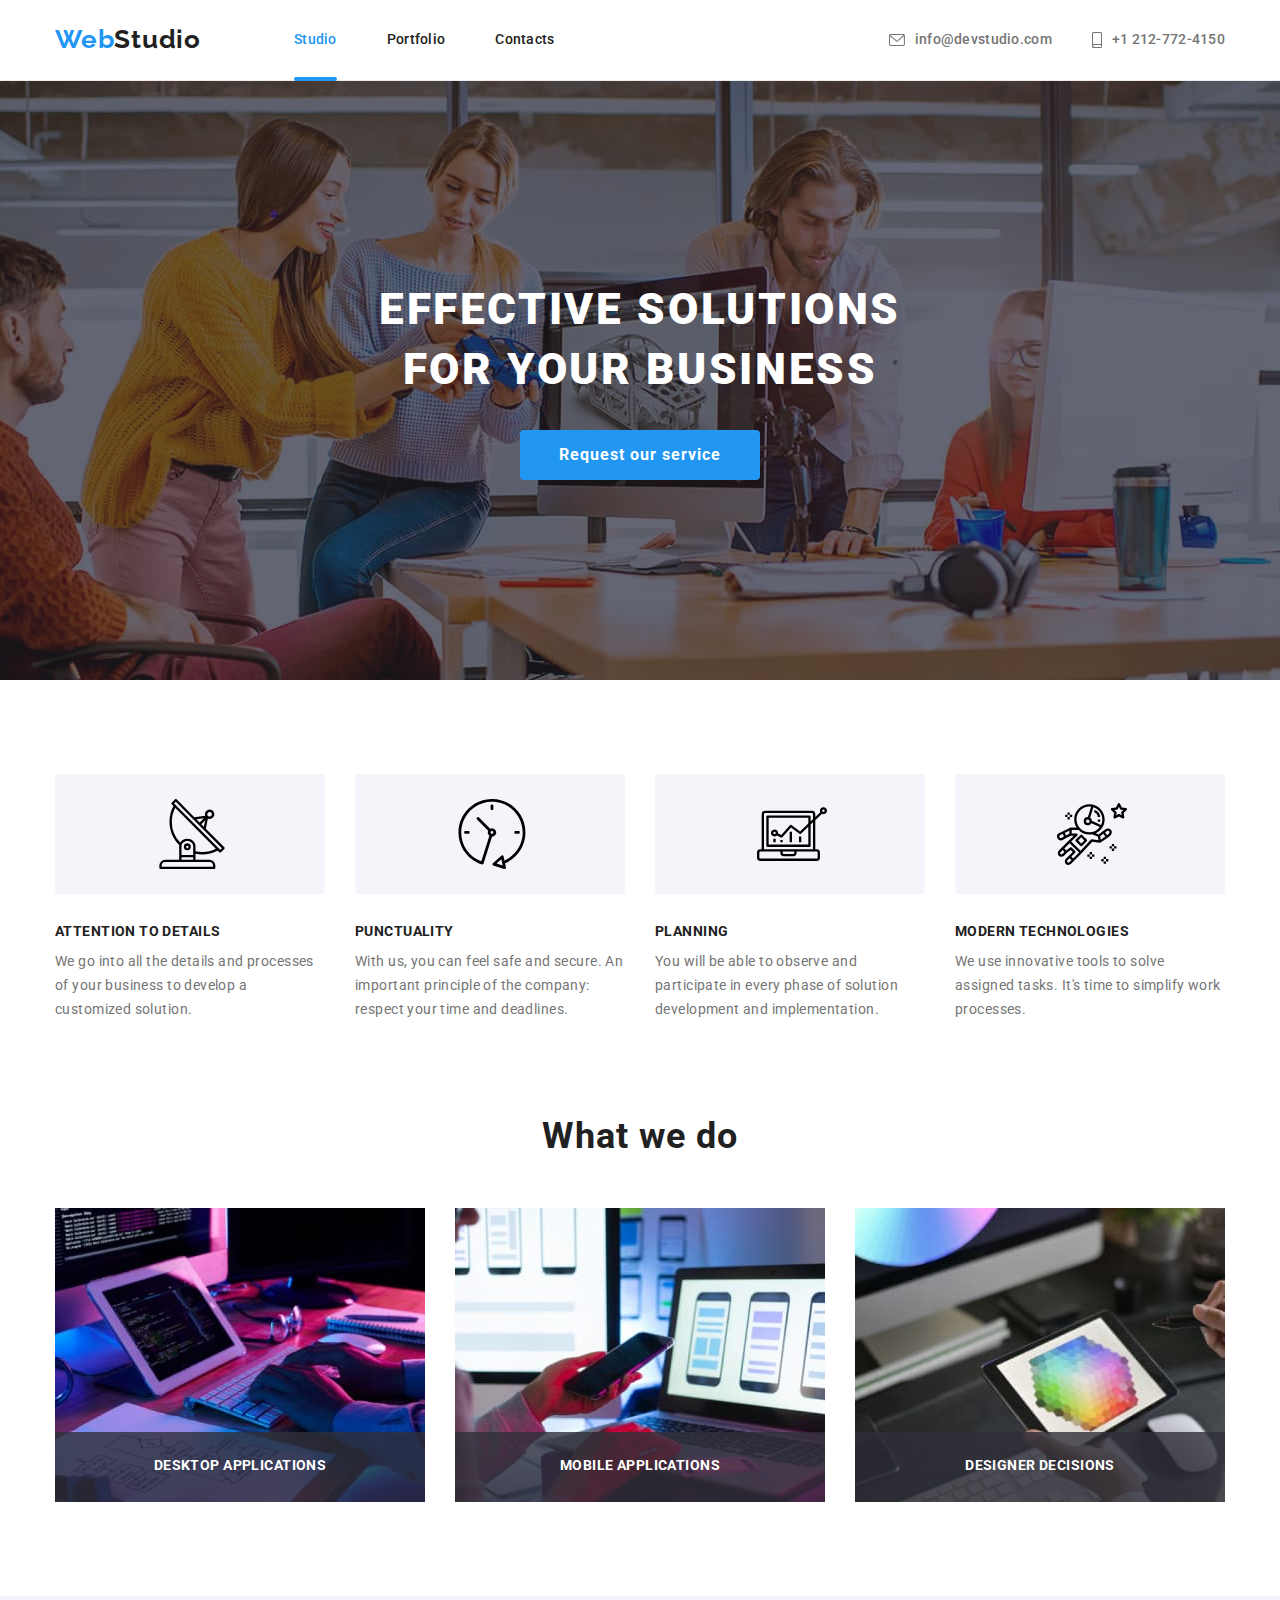
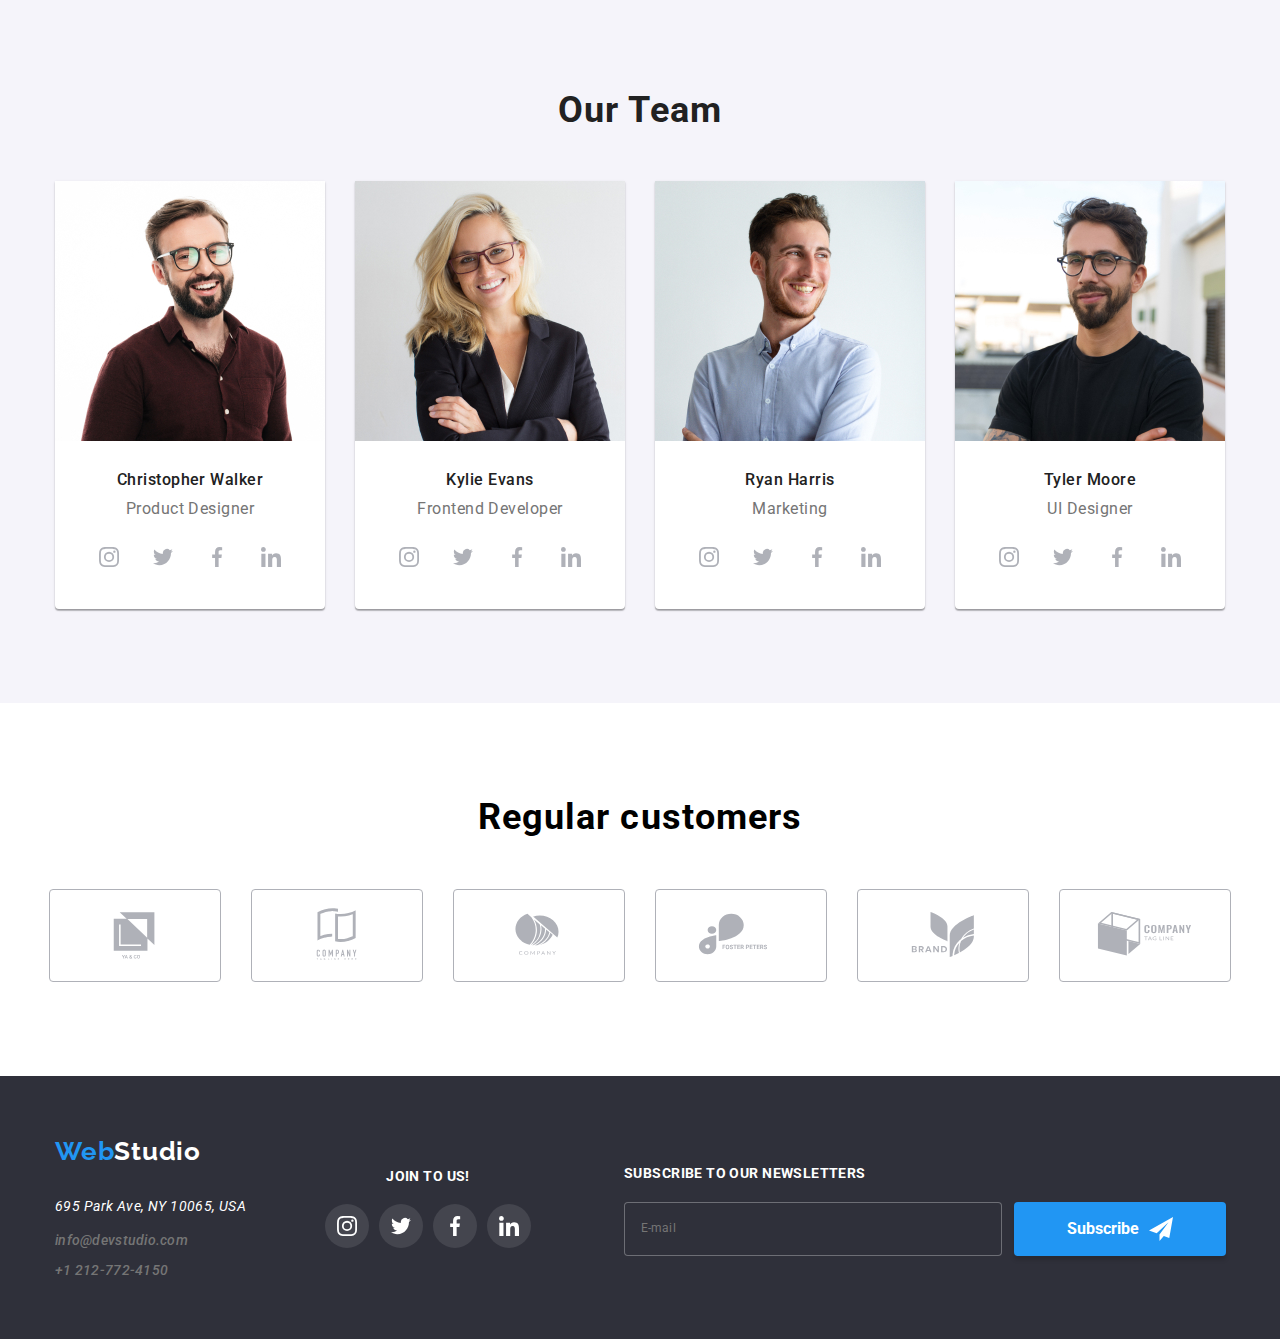
<file: index.html>
<!DOCTYPE html>
<html lang="en">
<head>
    <meta charset="UTF-8">
    <meta http-equiv="X-UA-Compatible" content="IE=edge">
    <meta name="viewport" content="width=device-width, initial-scale=1.0">
    <title>WebStudio</title>

    <link rel="preconnect" href="https://fonts.googleapis.com">
    <link rel="preconnect" href="https://fonts.gstatic.com" crossorigin>
    <link href="https://fonts.googleapis.com/css2?family=Raleway:wght@700&family=Roboto:wght@400;500;700;900&display=swap"
    rel="stylesheet">

    <link rel="stylesheet" href="https://cdnjs.cloudflare.com/ajax/libs/modern-normalize/1.1.0/modern-normalize.min.css">
        <link rel="stylesheet" href="./css/main.min.css">
</head>
<body class="page">
    <!--Хедер-->
    <header class="header">
        <div class="container hat-container">
            <a class="header__logo" href="./index.html">
                <span class="header__accent">Web</span>Studio </a>
            <nav>
                    <button class="menu__button js-open-menu" type="button" aria-expanded="false" aria-controls="mobile-menu">
                        <svg width="40px" height="40px" aria-label="menu switcher">
                            <use class="icon__menu" href="./images/svg/symbol-defs-1.svg#icon-menu"></use>
                        </svg>
                    </button>
                    <div class="menu__container js-menu-container" id="mobile-menu">
                        <button class="menu__button js-close-menu" type="button">
                            <svg width="40px" height="40px" aria-label="menu switcher">
                                <use class="icon__close" href="./images/svg/symbol-defs-1.svg#icon-close"></use>
                            </svg>
                        </button>
                        <div class="navigation__menu">
                            <ul class="navigation">
                                <li class="navigation__item navigation__item--currentlink">
                                    <a class="navigation__link navigation__link--current" href="./index.html"> Studio </a>
                                </li>
                                <li class="navigation__item">
                                    <a class="navigation__link " href="./portfolio.html"> Portfolio </a>
                                </li>
                                <li class="navigation__item">
                                    <a class="navigation__link " href="./index.html"> Contacts </a>
                                </li>
                            </ul>
                        </div>
                        <div class="contacts__menu">
                            <ul class="contacts">
                                <li class="contacts__item">
                                    <a class="contacts__link" href="tel:+12127724150">
                                        +1 212-772-4150
                                    </a>
                                </li>
                                <li class="contacts__item">
                                    <a class="contacts__link" href="mailto:info@devstudio.com">
                                        info@devstudio.com
                                    </a>
                                </li>
                            </ul>
                        </div>
                        <div class="links">
                            <ul class="links__menu">
                                <li class="links__item">
                                    <a class="links__link" href="https://www.instagram.com/">Instagram<span class="links__wall">|</span></a>
                                </li>
                                <li class="links__item">
                                    <a class="links__link" href="https://twitter.com/">Twitter<span class="links__wall">|</span></a>
                                </li>
                                <li class="links__item">
                                    <a class="links__link" href="https://www.facebook.com/">Facebook<span class="links__wall">|</span></a>
                                </li>
                                <li class="links__item">
                                    <a class="links__link" href="https://www.linkedin.com/">LinkedIn</a>
                                </li>
                            </ul>
                        </div>
                    </div>
            <ul class="navigation">
                <li class="navigation__item navigation__item--currentlink">
                    <a class="navigation__link navigation__link--current" href="./index.html"> Studio </a>
                </li>
                <li class="navigation__item">
                    <a class="navigation__link " href="./portfolio.html"> Portfolio </a>
                </li>
                <li class="navigation__item">
                    <a class="navigation__link " href="./index.html"> Contacts </a>
                </li>
            </ul>
        </nav>
        
        <ul class="contacts">
            <li class="contacts__item">
                <a class="contacts__link" href="mailto:info@devstudio.com">
                    <svg class="contacts__icon" width="16px" height="12px">
                        <use href="./images/svg/symbol-defs-1.svg#icon-mail-icon"></use>
                    </svg> 
                    info@devstudio.com
                 </a>
            </li>
            <li class="contacts__item">
                <a class="contacts__link" href="tel:+12127724150">
                    <svg class="contacts__icon" width="10px" height="16px">
                        <use href="./images/svg/symbol-defs-1.svg#icon-smartphone-icon"></use>
                    </svg>
                    +1 212-772-4150
                </a>
            </li>
        </ul>
        </div>
    </header>
    <!--Секция 1 Инфо о деятельности-->
    <main>
<div class="background">
    <div class="container hero-container">
        <!-- <section class="section"> -->
            <h1 class="background__title">
                EFFECTIVE SOLUTIONS <br>FOR YOUR BUSINESS<br>
            </h1>
            <button class="background__button" type="button" data-modal-open > Request our service </button>

            <div class="backdrop is-hidden" data-modal >
                <div class="modal">
                    <button class="modal__button" type="button" aria-label="modal button" data-modal-close> 
                        <svg class="modal__close" width="11px" height="11px">
                            <use href="./images/svg/symbol-defs-1.svg#icon-close-button" ></use>
                        </svg>
                    </button>
                    <div>
                        <h2 class="modal__tittle">Leave your details, we will call you back</h2>
                        <form class="form">
                            <div class="form__field">
                                <label class="form__label" for="name">Name</label>
                                <input class="form__input" type="text" name="name" id="name">
                                <svg class="form__icon" width="18px" height="18px">
                                    <use href="./images/svg/symbol-defs-1.svg#icon-person-black"></use>
                                </svg>
                            </div>
                            <div class="form__field">
                                <label class="form__label" for="tel">Phone</label>
                                <input class="form__input" type="text" name="tel" id="tel">
                                <svg class="form__icon" width="18px" height="18px">
                                    <use href="./images/svg/symbol-defs-1.svg#icon-phone-black"></use>
                                </svg>
                            </div>  
                            <div class="form__field">
                                <label class="form__label" for="email">Email</label>
                                <input class="form__input" type="text" name="email" id="email">
                                <svg class="form__icon" width="18px" height="18px">
                                    <use href="./images/svg/symbol-defs-1.svg#icon-email-black"></use>
                                </svg>
                            </div>
                            <div class="form__field">
                                <label class="form__label" for="text-area">Leave your comment</label>
                                <textarea class="form__textarea" name="comment" id="text-area" placeholder="Enter the text"></textarea>
                            </div>
                            <div class="form__field">
                                <label class="form__label form__label--accept" for="checkbox">
                                    <input class="form__fakecheckbox" type="checkbox" name="checkbox" id="checkbox">
                                    <span class="form__checkbox">
                                    </span>
                                    I agree with the mailing and accept the
                                    <a class="form__link" href="./index.html" >Terms of agreement</a>
                                </label>
                            </div>
                            <div class="form__field form__field--accept">
                                <button class="form__submit" type="submit">Submit</button>
                            </div>
                        </form>
                    </div>
                </div>
            </div>
        <!-- </section> -->
    </div>
</div>
<div class="container">
    <section class="section">
        <h2 hidden>
            Особенности
        </h2>
        <ul class="specifications">
            <li class="specifications__item">
                <div class="specifications__container">
                    <svg class="specifications__icon" width="70px" height="70px">
                        <use href="./images/svg/symbol-defs-1.svg#icon-antenna"></use>
                    </svg>
                </div>
                <h3 class="specifications__title">ATTENTION TO DETAILS</h3>
                <p class="specifications__text">We go into all the details and processes of your business to develop a
                    customized solution.</p>
            </li>
            <li class="specifications__item">
                <div class="specifications__container">
                    <svg class="specifications__icon" width="70px" height="70px">
                        <use href="./images/svg/symbol-defs-1.svg#icon-clock"></use>
                    </svg>
                </div>
                <h3 class="specifications__title">PUNCTUALITY</h3>
                <p class="specifications__text">With us, you can feel safe and secure. An important principle of the company:
                    respect your time and deadlines.</p>
            </li>
            <li class="specifications__item">
                <div class="specifications__container">
                    <svg class="specifications__icon" width="70px" height="70px">
                        <use href="./images/svg/symbol-defs-1.svg#icon-diagram"></use>
                    </svg>
                </div>
                <h3 class="specifications__title">PLANNING</h3>
                <p class="specifications__text">You will be able to observe and participate in every phase of solution
                    development and implementation.</p>
            </li>
            <li class="specifications__item">
                <div class="specifications__container">
                    <svg class="specifications__icon" width="70px" height="70px">
                        <use href="./images/svg/symbol-defs-1.svg#icon-astronaut"></use>
                    </svg>
                </div>
                <h3 class="specifications__title">MODERN TECHNOLOGIES</h3>
                <p class="specifications__text">We use innovative tools to solve assigned tasks. It's time to simplify work
                    processes.</p>
            </li>
        </ul>
    </section>
</div>
        <!--Чем мы занимаемся-->
        <div class="container">
            <div class="photo">
            <h2 class="photo__title">What we do</h2>
            <ul class="images">
                <li class="images__item">
                    <div class="images__thumb">
                        <img srcset="./images/images-studia/photoone.jpeg 1x, 
                                     ./images/images-studia/photoone@2x.jpeg 2x" 
                                src="./images/images-studia/photoone.jpeg" alt="Человек работает за комп'ютером " width="370" height="294" />
                        <div class="images__container">
                            <p class="images__text">DESKTOP APPLICATIONS</p>
                        </div>
                    </div>
                </li>
                <li class="images__item">
                    <div class="images__thumb">
                        <img srcset="./images/images-studia/phototwo.jpeg 1x,
                                     ./images/images-studia/phototwo@2x.jpeg 2x" 
                                src="./images/images-studia/phototwo.jpeg" alt="Человек работает с телефоном" width="370" height="294" />
                        <div class="images__container">
                            <p class="images__text">MOBILE APPLICATIONS</p>
                        </div>
                    </div>
                </li>
                <li class="images__item">
                    <div class="images__thumb">
                        <img srcset="./images/images-studia/phototree.jpeg 1x, 
                                     ./images/images-studia/phototree@2x.jpeg 2x" 
                                src="./images/images-studia/phototree.jpeg" alt="Человек работает с планшетом" width="370" height="294" />
                        <div class="images__container">
                            <p class="images__text">DESIGNER DECISIONS</p>
                        </div>
                    </div>
                </li>
            </ul>
            </div>
        </div>

       <div class="team-container">
         <div class="container">
            <section class="section">
                <h2 class="ourteam">Our Team</h2>
                <ul class="team">
                    <li class="team__item">
                        <picture>
                            <source srcset="./images/images-studia/manone.jpeg 1x, ./images/images-studia/manone@2x.jpeg 2x"
                                media="(min-width: 1200px)">
                            <source srcset="./images/images-studia/manone-tablet.jpeg 1x, ./images/images-studia/manone-tablet@2x.jpeg 2x"
                                media="(min-width:767px)">
                            <source srcset="./images/images-studia/manone-mobile.jpeg 1x, ./images/images-studia/manone-mobile@2x.jpeg 2x"
                                media="(min-width:150px)">
                            <img class="team__photo" src="./images/images-studia/manone.jpeg" alt="Портрет мужчины 1"/>
                        </picture>
                        <h3 class="team__name">
                            Christopher Walker
                        </h3>
                        <p class="team__text">
                            Product Designer
                        </p>
                        <ul class="network">
                            <li class="network__item">
                                <a class="network__link" href="https://www.instagram.com" target="_blank" rel="noopener noreferrer">
                                    <svg class="network__icon" width="20px" height="20px">
                                        <use href="./images/svg/symbol-defs-1.svg#icon-instagram"></use>
                                    </svg>
                                </a>
                            </li>
                            <li class="network__item">
                                <a class="network__link" href="https://twitter.com/" target="_blank" rel="noopener noreferrer">
                                    <svg class="network__icon" width="20px" height="20px">
                                        <use href="./images/svg/symbol-defs-1.svg#icon-twitter"></use>
                                    </svg>
                                </a>
                            </li>
                            <li class="network__item">
                                <a class="network__link" href="https://www.facebook.com/" target="_blank" rel="noopener noreferrer">
                                    <svg class="network__icon" width="20px" height="20px">
                                        <use href="./images/svg/symbol-defs-1.svg#icon-facebook"></use>
                                    </svg>
                                </a>
                            </li>
                            <li class="network__item">
                                <a class="network__link" href="https://www.linkedin.com/" target="_blank" rel="noopener noreferrer">
                                    <svg class="network__icon" width="20px" height="20px">
                                        <use href="./images/svg/symbol-defs-1.svg#icon-linkedin"></use>
                                    </svg>
                                </a>
                            </li>
                        </ul>
                    </li>
                    <li class="team__item">
                        <picture>
                            <source srcset="./images/images-studia/womanone.jpeg 1x, ./images/images-studia/womanone@2x.jpeg 2x"
                                media="(min-width: 1200px)">
                            <source srcset="./images/images-studia/womanone-tablet.jpeg 1x, ./images/images-studia/womanone-tablet@2x.jpeg 2x"
                                media="(min-width:767px)">
                            <source srcset="./images/images-studia/womanone-mobile.jpeg 1x, ./images/images-studia/womanone-mobile@2x.jpeg 2x"
                                media="(min-width:150px)">
                            <img class="team__photo" src="./images/images-studia/womanone.jpeg" alt="Портрет женщины 1"/>
                        </picture>
                        <h3 class="team__name">
                            Kylie Evans
                        </h3>
                        <p class="team__text">
                            Frontend Developer
                        </p>
                        <ul class="network">
                            <li class="network__item">
                                <a class="network__link" href="https://www.instagram.com" target="_blank" rel="noopener noreferrer">
                                    <svg class="network__icon" width="20px" height="20px">
                                        <use href="./images/svg/symbol-defs-1.svg#icon-instagram"></use>
                                    </svg>
                                </a>
                            </li>
                            <li class="network__item">
                                <a class="network__link" href="https://twitter.com/" target="_blank" rel="noopener noreferrer">
                                    <svg class="network__icon" width="20px" height="20px">
                                        <use href="./images/svg/symbol-defs-1.svg#icon-twitter"></use>
                                    </svg>
                                </a>
                            </li>
                            <li class="network__item">
                                <a class="network__link" href="https://www.facebook.com/" target="_blank" rel="noopener noreferrer">
                                    <svg class="network__icon" width="20px" height="20px">
                                        <use href="./images/svg/symbol-defs-1.svg#icon-facebook"></use>
                                    </svg>
                                </a>
                            </li>
                            <li class="network__item">
                                <a class="network__link" href="https://www.linkedin.com/" target="_blank" rel="noopener noreferrer">
                                    <svg class="network__icon" width="20px" height="20px">
                                        <use href="./images/svg/symbol-defs-1.svg#icon-linkedin"></use>
                                    </svg>
                                </a>
                            </li>
                        </ul>
                    </li>
                    <li class="team__item">
                        <picture>
                            <source srcset="./images/images-studia/mantwo.jpeg 1x, ./images/images-studia/mantwo@2x.jpeg 2x"
                                media="(min-width: 1200px)">
                            <source srcset="./images/images-studia/mantwo-tablet.jpeg 1x, ./images/images-studia/mantwo-tablet@2x.jpeg 2x"
                                media="(min-width:767px)">
                            <source srcset="./images/images-studia/mantwo-mobile.jpeg 1x, ./images/images-studia/mantwo-mobile@2x.jpeg 2x"
                                media="(min-width:150px)">
                            <img class="team__photo" src="./images/images-studia/mantwo.jpeg" alt="Портрет мужчины 2"/>
                        </picture>
                        <h3 class="team__name">
                            Ryan Harris
                        </h3>
                        <p class="team__text">
                            Marketing
                        </p>
                        <ul class="network">
                            <li class="network__item">
                                <a class="network__link" href="https://www.instagram.com" target="_blank" rel="noopener noreferrer">
                                    <svg class="network__icon" width="20px" height="20px">
                                        <use href="./images/svg/symbol-defs-1.svg#icon-instagram"></use>
                                    </svg>
                                </a>
                            </li>
                            <li class="network__item">
                                <a class="network__link" href="https://twitter.com/" target="_blank" rel="noopener noreferrer">
                                    <svg class="network__icon" width="20px" height="20px">
                                        <use href="./images/svg/symbol-defs-1.svg#icon-twitter"></use>
                                    </svg>
                                </a>
                            </li>
                            <li class="network__item">
                                <a class="network__link" href="https://www.facebook.com/" target="_blank" rel="noopener noreferrer">
                                    <svg class="network__icon" width="20px" height="20px">
                                        <use href="./images/svg/symbol-defs-1.svg#icon-facebook"></use>
                                    </svg>
                                </a>
                            </li>
                            <li class="network__item">
                                <a class="network__link" href="https://www.linkedin.com/" target="_blank" rel="noopener noreferrer">
                                    <svg class="network__icon" width="20px" height="20px">
                                        <use href="./images/svg/symbol-defs-1.svg#icon-linkedin"></use>
                                    </svg>
                                </a>
                            </li>
                        </ul>
                    </li>   
                    <li class="team__item">
                        <picture>
                            <source srcset="./images/images-studia/mantree.jpeg 1x, ./images/images-studia/mantree@2x.jpeg 2x"
                                media="(min-width: 1200px)">
                            <source srcset="./images/images-studia/mantree-tablet.jpeg 1x, ./images/images-studia/mantree-tablet@2x.jpeg 2x"
                                media="(min-width:767px)">
                            <source srcset="./images/images-studia/mantree-mobile.jpeg 1x, ./images/images-studia/mantree-mobile@2x.jpeg 2x"
                                media="(min-width:150px)">
                            <img class="team__photo" src="./images/images-studia/mantree.jpeg" alt="Портрет мужчины 1"/>
                        </picture>
                        <h3 class="team__name">
                            Tyler Moore
                        </h3>
                        <p class="team__text">
                            UI Designer
                        </p>
                        <ul class="network">
                            <li class="network__item">
                                <a class="network__link" href="https://www.instagram.com" target="_blank" rel="noopener noreferrer">
                                    <svg class="network__icon" width="20px" height="20px">
                                        <use href="./images/svg/symbol-defs-1.svg#icon-instagram"></use>
                                    </svg>
                                </a>
                            </li>
                            <li class="network__item">
                                <a class="network__link" href="https://twitter.com/" target="_blank" rel="noopener noreferrer">
                                    <svg class="network__icon" width="20px" height="20px">
                                        <use href="./images/svg/symbol-defs-1.svg#icon-twitter"></use>
                                    </svg>
                                </a>
                            </li>
                            <li class="network__item">
                                <a class="network__link" href="https://www.facebook.com/" target="_blank" rel="noopener noreferrer">
                                    <svg class="network__icon" width="20px" height="20px">
                                        <use href="./images/svg/symbol-defs-1.svg#icon-facebook"></use>
                                    </svg>
                                </a>
                            </li>
                            <li class="network__item">
                                <a class="network__link" href="https://www.linkedin.com/" target="_blank" rel="noopener noreferrer">
                                    <svg class="network__icon" width="20px" height="20px">
                                        <use href="./images/svg/symbol-defs-1.svg#icon-linkedin"></use>
                                    </svg>
                                </a>
                            </li>
                        </ul>
                    </li>
                </ul>
            </section>
        </div>
       </div>
       <div class="container">
        <section class="section">
            <div class="customers">
                <h2 class="customers__title">Regular customers</h2>
                <ul class="customers__list">
                    <li class="customers__item">
                        <a class="customers__link" href="./index.html" target="_blank" rel="noopener noreferrer">
                            <svg class="customers__icon" width="20px" height="20px">
                                <use href="./images/svg/symbol-defs-1.svg#icon-logoone"></use>
                            </svg>
                        </a>
                    </li>
                    <li class="customers__item">
                        <a class="customers__link" href="./index.html" target="_blank" rel="noopener noreferrer">
                            <svg class="customers__icon" width="20px" height="20px">
                                <use href="./images/svg/symbol-defs-1.svg#icon-logotwo"></use>
                            </svg>
                        </a>
                    </li>
                    <li class="customers__item">
                        <a class="customers__link" href="./index.html" target="_blank" rel="noopener noreferrer">
                            <svg class="customers__icon" width="20px" height="20px">
                                <use href="./images/svg/symbol-defs-1.svg#icon-logothree"></use>
                            </svg>
                        </a>
                    </li>
                    <li class="customers__item">
                        <a class="customers__link" href="./index.html" target="_blank" rel="noopener noreferrer">
                            <svg class="customers__icon" width="20px" height="20px">
                                <use href="./images/svg/symbol-defs-1.svg#icon-logofour"></use>
                            </svg>
                        </a>
                    </li>
                    <li class="customers__item">
                        <a class="customers__link" href="./index.html" target="_blank" rel="noopener noreferrer">
                            <svg class="customers__icon" width="20px" height="20px">
                                <use href="./images/svg/symbol-defs-1.svg#icon-logofive"></use>
                            </svg>
                        </a>
                    </li>
                    <li class="customers__item">
                        <a class="customers__link" href="./index.html" target="_blank" rel="noopener noreferrer">
                            <svg class="customers__icon" width="20px" height="20px">
                                <use href="./images/svg/symbol-defs-1.svg#icon-logosix"></use>
                            </svg>
                        </a>
                    </li>
                </ul>
            </div>
        </section>
       </div>
 
    </main>
    <footer class="footer">
     <div class="container">
        <div class="footer__container">
            <div class="footer-tablet">
            <div class="footer__info">
            <a class="footer__logo" href="index.html" target="_self"> <span class="accent">Web</span><span class="footer__second footer__second--white">Studio</span>
        </a>
        <address>
            <ul class="address">
                <li class="address__item">
                    <a class="address__link"
                    href="https://www.google.com/maps/place/695+Park+Ave,+New+York,+NY+10065,+%D0%A1%D0%A8%D0%90/@40.7688994,-73.9672143,17z/data=!3m1!4b1!4m5!3m4!1s0x89c258ebe8836e8f:0xa007c44e7c4aa0eb!8m2!3d40.7688994!4d-73.9650256"
                    target="_blank">695 Park Ave, NY 10065, USA</a>
                </li>
                <li class="address__item">
                    <a class="address__info" href="mailto:info@devstudio.com"> info@devstudio.com </a>
                </li>
                <li class="address__item">
                    <a class="address__info" href="tel:+12127724150">+1 212-772-4150</a>
                </li>            
            </ul>
        </address>
        </div>
            <div class="join">
            <h3 class="join__title">JOIN TO US!</h3>
            <ul class="network">
                <li class="network__item">
                    <a class="network__link network__link--gray" href="https://www.instagram.com" target="_blank" rel="noopener noreferrer">
                        <svg class="network__icon network__icon--footer" width="20px" height="20px">
                            <use href="./images/svg/symbol-defs-1.svg#icon-instagram"></use>
                        </svg>
                    </a>
                </li>
                <li class="network__item">
                    <a class="network__link network__link--gray" href="https://twitter.com/" target="_blank" rel="noopener noreferrer">
                        <svg class="network__icon network__icon--footer" width="20px" height="20px">
                            <use href="./images/svg/symbol-defs-1.svg#icon-twitter"></use>
                        </svg>
                    </a>
                </li>
                <li class="network__item">
                    <a class="network__link network__link--gray" href="https://www.facebook.com/" target="_blank" rel="noopener noreferrer">
                        <svg class="network__icon network__icon--footer" width="20px" height="20px">
                            <use href="./images/svg/symbol-defs-1.svg#icon-facebook"></use>
                        </svg>
                    </a>
                </li>
                <li class="network__item">
                    <a class="network__link network__link--gray" href="https://www.linkedin.com/" target="_blank" rel="noopener noreferrer">
                        <svg class="network__icon network__icon--footer" width="20px" height="20px">
                            <use href="./images/svg/symbol-defs-1.svg#icon-linkedin"></use>
                        </svg>
                    </a>
                </li>
            </ul>
            </div>
            </div>
            <form class="footerform">
                <h3 class="form__title">SUBSCRIBE TO OUR NEWSLETTERS</h3>
                <div class="form__container">
                    <input class="form__input--gray" type="text" name="input-name" placeholder="E-mail">
                    <button class="form__button" type="submit" >Subscribe
                        <svg class="form__telegram form__telegram--gray" width="24px" height="24px">
                            <use href="./images/svg/symbol-defs-1.svg#icon-telegram"></use>
                        </svg>
                    </button>
                </div>
            </form>
        </div>
    </div>
    </footer>
    <script src="./js/modal.js"></script>
    <script src="./js/menu.js"></script>
</body>

</html>
</file>
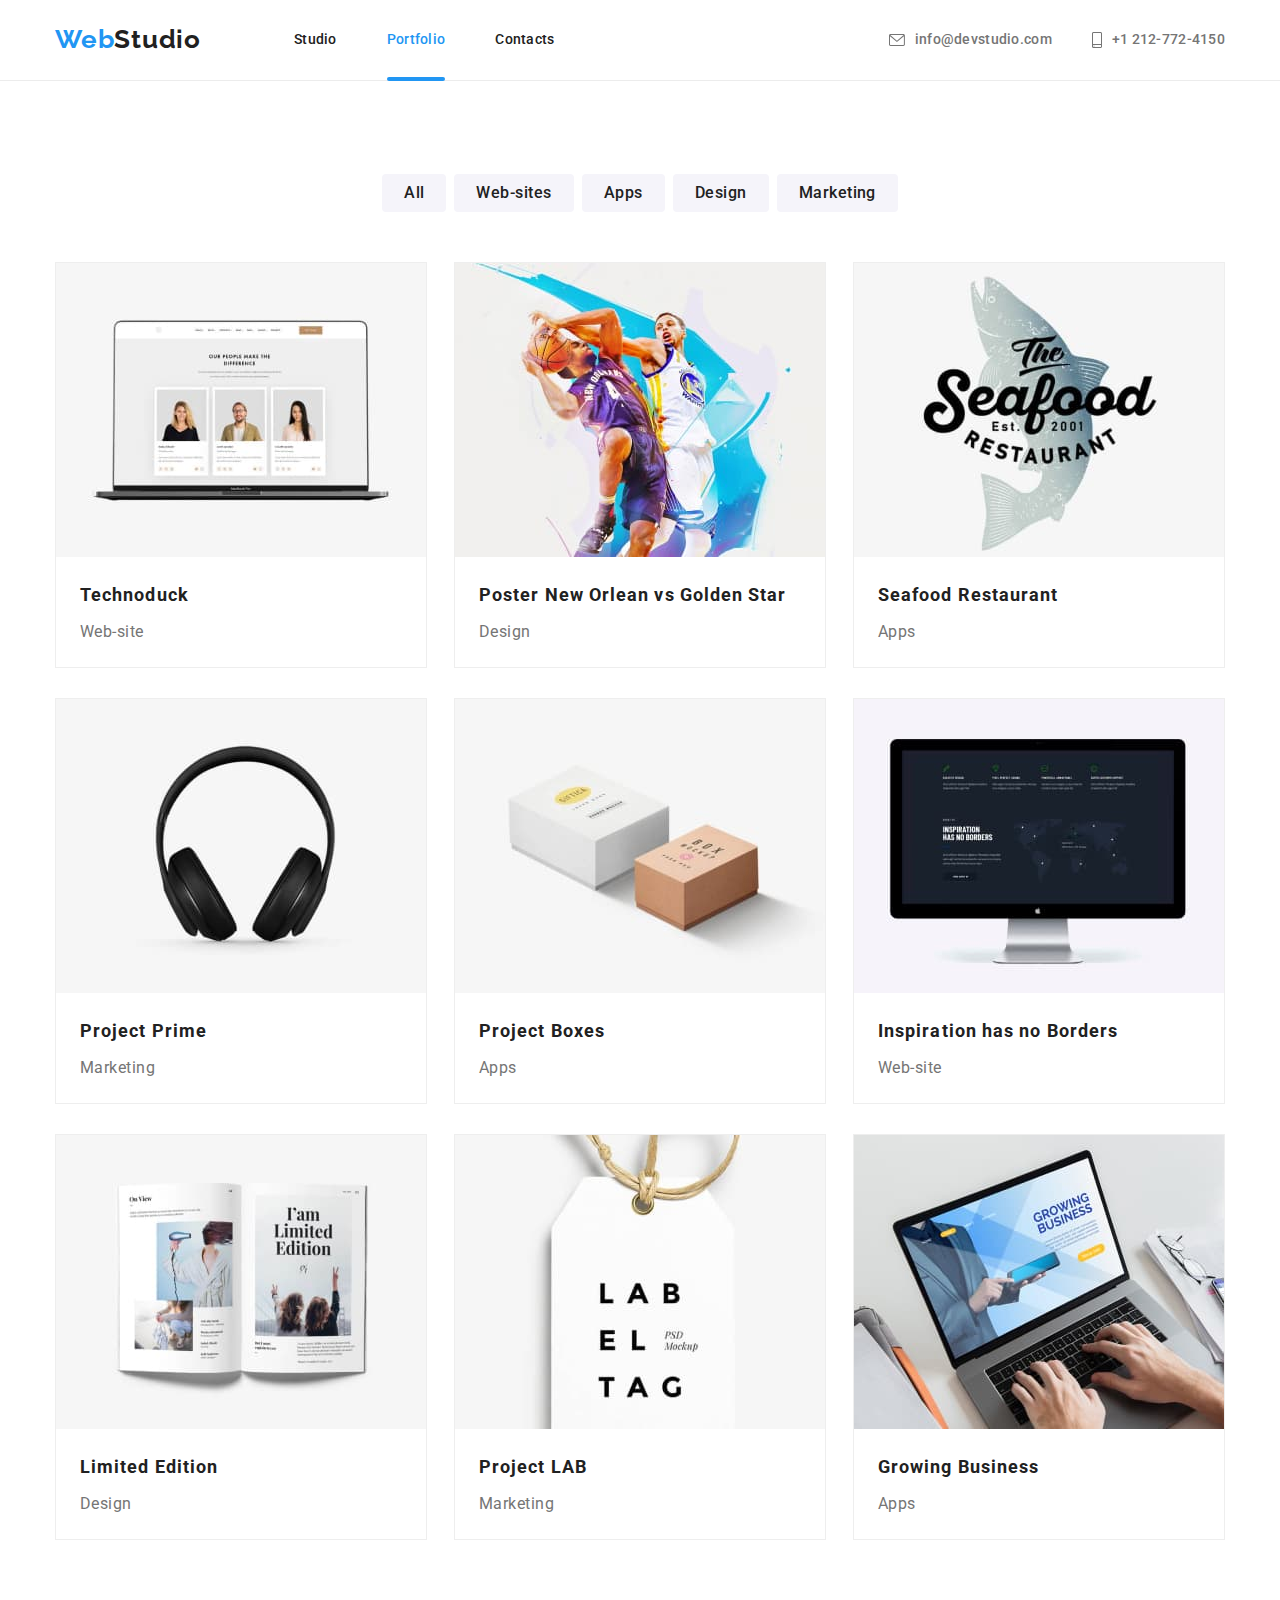
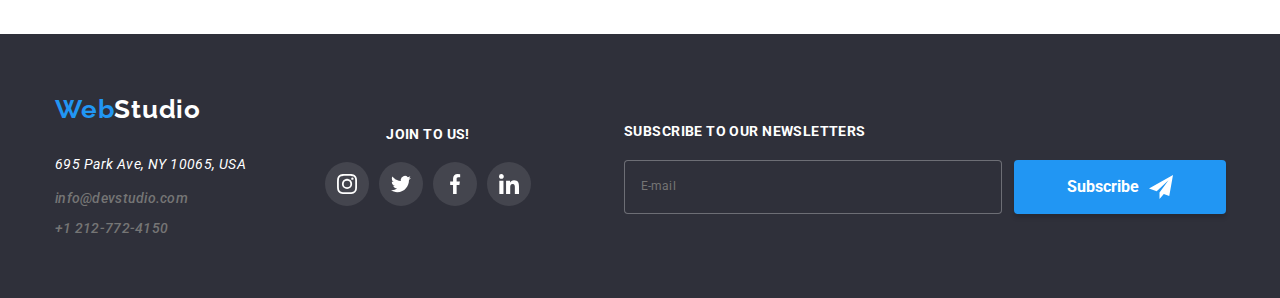
<file: portfolio.html>
<!DOCTYPE html>
<html lang="en">
<head>
    <meta charset="UTF-8">
    <meta http-equiv="X-UA-Compatible" content="IE=edge">
    <meta name="viewport" content="width=device-width, initial-scale=1.0">
    <title>Portfolio</title>
    
<link rel="preconnect" href="https://fonts.googleapis.com">
<link rel="preconnect" href="https://fonts.gstatic.com" crossorigin>
<link href="https://fonts.googleapis.com/css2?family=Raleway:wght@700&family=Roboto:wght@400;500;700;900&display=swap"
    rel="stylesheet"
    >
    <link rel="stylesheet" href="https://cdnjs.cloudflare.com/ajax/libs/modern-normalize/1.1.0/modern-normalize.min.css">
    <link rel="stylesheet" href="./css/main.min.css">
</head>
<body class="page">
    <!--Хедер-->
<header class="header">
    <div class="container hat-container">
        <a class="header__logo" href="./index.html">
            <span class="header__accent">Web</span>Studio </a>
        <nav>
             <button class="menu__button js-open-menu" type="button" aria-expanded="false" aria-controls="mobile-menu">
                    <svg width="40px" height="40px" aria-label="menu switcher">
                        <use class="icon__menu" href="./images/svg/symbol-defs-1.svg#icon-menu"></use>
                    </svg>
                </button>
                <div class="menu__container js-menu-container" id="mobile-menu">
                    <button class="menu__button js-close-menu" type="button">
                        <svg width="40px" height="40px" aria-label="menu switcher">
                            <use class="icon__close" href="./images/svg/symbol-defs-1.svg#icon-close"></use>
                        </svg>
                    </button>
                    <div class="navigation__menu">
                        <ul class="navigation">
                            <li class="navigation__item">
                                <a class="navigation__link" href="./index.html"> Studio </a>
                            </li>
                            <li class="navigation__item navigation__item--currentlink">
                                <a class="navigation__link navigation__link--current" href="./portfolio.html"> Portfolio </a>
                            </li>
                            <li class="navigation__item">
                                <a class="navigation__link " href=""> Contacts </a>
                            </li>
                        </ul>
                    </div>
                    <div class="contacts__menu">
                        <ul class="contacts">
                            <li class="contacts__item">
                                <a class="contacts__link" href="tel:+12127724150">
                                    +1 212-772-4150
                                </a>
                            </li>
                            <li class="contacts__item">
                                <a class="contacts__link" href="mailto:info@devstudio.com">
                                    info@devstudio.com
                                </a>
                            </li>
                        </ul>
                    </div>
                    <div class="links">
                        <ul class="links__menu">
                            <li class="links__item">
                                <a class="links__link" href="https://www.instagram.com/">Instagram<span class="links__wall">|</span></a>
                            </li>
                            <li class="links__item">
                                <a class="links__link" href="https://twitter.com/">Twitter<span class="links__wall">|</span></a>
                            </li>
                            <li class="links__item">
                                <a class="links__link" href="https://www.facebook.com/">Facebook<span class="links__wall">|</span></a>
                            </li>
                            <li class="links__item">
                                <a class="links__link" href="https://www.linkedin.com/">LinkedIn</a>
                            </li>
                        </ul>
                    </div>
                </div>
            <ul class="navigation">
                <li class="navigation__item">
                    <a class="navigation__link" href="./index.html"> Studio </a>
                </li>
                <li class="navigation__item navigation__item--currentlink">
                    <a class="navigation__link navigation__link--current" href="./portfolio.html"> Portfolio </a>
                </li>
                <li class="navigation__item">
                    <a class="navigation__link" href=""> Contacts </a>
                </li>
            </ul>
        </nav>

        <ul class="contacts">
            <li class="contacts__item">
                <a class="contacts__link" href="mailto:info@devstudio.com">
                    <svg class="contacts__icon" width="16px" height="12px">
                        <use href="./images/svg/symbol-defs-1.svg#icon-mail-icon"></use>
                    </svg>
                    info@devstudio.com
                </a>
            </li>
            <li class="contacts__item">
                <a class="contacts__link" href="tel:+12127724150">
                    <svg class="contacts__icon" width="10px" height="16px">
                        <use href="./images/svg/symbol-defs-1.svg#icon-smartphone-icon"></use>
                    </svg>
                    +1 212-772-4150
                </a>
            </li>
        </ul>
    </div>
</header>
    <!--Мейн-->
    <main>       
     <!--Секция с катринками i Cекция с кнопками-->
        <div class="container">
            <section class="section">
                <h1 hidden> Our works </h1>
                <ul class="buttons">
                    <li class="buttons__item">
                        <button class="buttons__secondary" type="button">All</button>
                    </li>
                    <li class="buttons__item">
                        <button class="buttons__secondary" type="button">Web-sites</button>
                    </li>
                    <li class="buttons__item">
                        <button class="buttons__secondary" type="button">Apps</button>
                    </li>
                    <li class="buttons__item">
                        <button class="buttons__secondary" type="button">Design</button>
                    </li>
                    <li class="buttons__item">
                        <button class="buttons__secondary" type="button">Marketing</button>
                    </li>
                </ul>
                <ul class="example">
                        <li class="example__item">
                            <div class="example__div">
                                <picture>
                                    <source srcset="./images/images-portfolio/laptopimg.jpeg 1x, ./images/images-portfolio/laptopimg@2x.jpeg 2x"
                                        media="(min-width: 1200px)">
                                    <source srcset="./images/images-portfolio/laptop-tabletimg.jpeg 1x, ./images/images-portfolio/laptop-tabletimg@2x.jpeg 2x"
                                        media="(min-width: 767px)">
                                    <source srcset="./images/images-portfolio/laptop-mobileimg.jpeg 1x, ./images/images-portfolio/laptop-mobileimg@2x.jpeg 2x"
                                        media="(min-width: 150px)">
                                    <img class="example__image" src="./images/images-portfolio/laptopimg.jpeg" alt="laptop" />
                                </picture>
                                <div class="example__backbox">
                                    <p class="example__text">The technocrat is the modern site for the coronavirus. Companies use this platform
                                        for digital espionage and attacks on
                                        protected competitor servers.</p>
                                </div>
                            </div>
                            <h2 class="example__title">Technoduck</h2>
                            <p class="example__description">Web-site</p>
                        </li>
                        <li class="example__item">
                            <div class="example__div">
                                <picture>
                                    <source srcset="./images/images-portfolio/baseballimg.jpeg 1x, ./images/images-portfolio/baseballimg@2x.jpeg 2x"
                                        media="(min-width: 1200px)">
                                    <source
                                        srcset="./images/images-portfolio/baseball-tabletimg.jpeg 1x, ./images/images-portfolio/baseball-tabletimg@2x.jpeg 2x"
                                        media="(min-width: 767px)">
                                    <source
                                        srcset="./images/images-portfolio/baseball-mobileimg.jpeg 1x, ./images/images-portfolio/baseball-mobileimg@2x.jpeg 2x"
                                        media="(min-width: 150px)">
                                    <img class="example__image" src="./images/images-portfolio/baseballimg.jpeg" alt=" two man playing baseball" />
                                </picture>
                                <div class="example__backbox">
                                    <p class="example__text">The technocrat is the modern site for the coronavirus. Companies use this platform for digital espionage and attacks on protected competitor servers.</p>
                                </div>
                            </div>
                            <h2 class="example__title">Poster New Orlean vs Golden Star</h2>
                            <p class="example__description">Design</p>
                        </li>                  
                        <li class="example__item">
                            <div class="example__div">
                                <picture>
                                    <source srcset="./images/images-portfolio/seafoodimg.jpeg 1x, ./images/images-portfolio/seafoodimg@2x.jpeg 2x"
                                        media="(min-width: 1200px)">
                                    <source
                                        srcset="./images/images-portfolio/seafood-tabletimg.jpeg 1x, ./images/images-portfolio/seafood-tabletimg@2x.jpeg 2x"
                                        media="(min-width: 767px)">
                                    <source
                                        srcset="./images/images-portfolio/seafood-mobileimg.jpeg 1x, ./images/images-portfolio/seafood-mobileimg@2x.jpeg 2x"
                                        media="(min-width: 150px)">
                                    <img class="example__image" src="./images/images-portfolio/seafoodimg.jpeg" alt=" logo fish restaurant" />
                                </picture>
                                <div class="example__backbox">
                                    <p class="example__text">The technocrat is the modern site for the coronavirus. Companies use this platform for digital espionage and attacks on protected competitor servers.</p>
                                </div>
                            </div>
                            <h2 class="example__title">Seafood Restaurant</h2>
                            <p class="example__description">Apps</p>
                        </li>
                        <li class="example__item">
                            <div class="example__div">
                                <picture>
                                    <source srcset="./images/images-portfolio/headphonesimg.jpeg 1x, ./images/images-portfolio/headphonesimg@2x.jpeg 2x"
                                        media="(min-width: 1200px)">
                                    <source
                                        srcset="./images/images-portfolio/headphones-tabletimg.jpeg 1x, ./images/images-portfolio/headphones-tabletimg@2x.jpeg 2x"
                                        media="(min-width: 767px)">
                                    <source
                                        srcset="./images/images-portfolio/headphones-mobileimg.jpeg 1x, ./images/images-portfolio/headphones-mobileimg@2x.jpeg 2x"
                                        media="(min-width: 150px)">
                                    <img class="example__image" src="./images/images-portfolio/headphonesimg.jpeg" alt=" headphones" />
                                </picture>
                                <div class="example__backbox">
                                    <p class="example__text">The technocrat is the modern site for the coronavirus. Companies use this platform for digital espionage and attacks on protected competitor servers.</p>
                                </div>
                            </div>
                            <h2 class="example__title">Project Prime</h2>
                            <p class="example__description">Marketing</p>
                        </li>                  
                        <li class="example__item">
                        <div class="example__div">
                            <picture>
                                <source srcset="./images/images-portfolio/twoboximg.jpeg 1x, ./images/images-portfolio/twoboximg@2x.jpeg 2x"
                                    media="(min-width: 1200px)">
                                <source
                                    srcset="./images/images-portfolio/twobox-tabletimg.jpeg 1x, ./images/images-portfolio/twobox-tabletimg@2x.jpeg 2x"
                                    media="(min-width: 767px)">
                                <source
                                    srcset="./images/images-portfolio/twobox-mobileimg.jpeg 1x, ./images/images-portfolio/twobox-mobileimg@2x.jpeg 2x"
                                    media="(min-width: 150px)">
                                <img class="example__image" src="./images/images-portfolio/twoboximg.jpeg" alt=" two carton box" />
                            </picture>
                            <div class="example__backbox">
                                <p class="example__text">The technocrat is the modern site for the coronavirus. Companies use this platform for digital espionage and attacks on protected competitor servers.</p>
                            </div>
                        </div>
                        <h2 class="example__title">Project Boxes</h2>
                        <p class="example__description">Apps</p>
                        </li>                   
                        <li class="example__item">
                            <div class="example__div">
                                <picture>
                                    <source srcset="./images/images-portfolio/displayimg.jpeg 1x, ./images/images-portfolio/displayimg@2x.jpeg 2x"
                                        media="(min-width: 1200px)">
                                    <source
                                        srcset="./images/images-portfolio/display-tabletimg.jpeg 1x, ./images/images-portfolio/display-tabletimg@2x.jpeg 2x"
                                        media="(min-width: 767px)">
                                    <source
                                        srcset="./images/images-portfolio/display-mobileimg.jpeg 1x, ./images/images-portfolio/display-mobileimg@2x.jpeg 2x"
                                        media="(min-width: 150px)">
                                    <img class="example__image" src="./images/images-portfolio/displayimg.jpeg" alt="display" />
                                </picture>
                                <div class="example__backbox">
                                    <p class="example__text">The technocrat is the modern site for the coronavirus. Companies use this platform for digital espionage and attacks on protected competitor servers.</p>
                                </div>
                            </div>
                            <h2 class="example__title">Inspiration has no Borders</h2>
                            <p class="example__description">Web-site</p>
                        </li>                   
                        <li class="example__item">
                            <div class="example__div">
                                <picture>
                                    <source srcset="./images/images-portfolio/bookimg.jpeg 1x, ./images/images-portfolio/bookimg@2x.jpeg 2x"
                                        media="(min-width: 1200px)">
                                    <source
                                        srcset="./images/images-portfolio/book-tabletimg.jpeg 1x, ./images/images-portfolio/book-tabletimg@2x.jpeg 2x"
                                        media="(min-width: 767px)">
                                    <source
                                        srcset="./images/images-portfolio/book-mobileimg.jpeg 1x, ./images/images-portfolio/book-mobileimg@2x.jpeg 2x"
                                        media="(min-width: 150px)">
                                    <img class="example__image" src="./images/images-portfolio/bookimg.jpeg" alt=" opened book" />
                                </picture>
                                <div class="example__backbox">
                                    <p class="example__text">The technocrat is the modern site for the coronavirus. Companies use this platform for digital espionage and attacks on protected competitor servers.</p>
                                </div>
                            </div>
                            <h2 class="example__title">Limited Edition</h2>
                            <p class="example__description">Design</p>
                        </li>                    
                        <li class="example__item">
                            <div class="example__div">
                                <picture>
                                    <source srcset="./images/images-portfolio/labelimg.jpeg 1x, ./images/images-portfolio/labelimg@2x.jpeg 2x"
                                        media="(min-width: 1200px)">
                                    <source
                                        srcset="./images/images-portfolio/label-tabletimg.jpeg 1x, ./images/images-portfolio/label-tabletimg@2x.jpeg 2x"
                                        media="(min-width: 767px)">
                                    <source
                                        srcset="./images/images-portfolio/label-mobileimg.jpeg 1x, ./images/images-portfolio/label-mobileimg@2x.jpeg 2x"
                                        media="(min-width: 150px)">
                                    <img class="example__image" src="./images/images-portfolio/labelimg.jpeg" alt=" label with letters" />
                                </picture>
                                <div class="example__backbox">
                                    <p class="example__text">The technocrat is the modern site for the coronavirus. Companies use this platform for digital espionage and attacks on protected competitor servers.</p>
                                </div>
                            </div>
                            <h2 class="example__title">Project LAB</h2>
                            <p class="example__description">Marketing</p>
                        </li>                   
                        <li class="example__item">
                           <div class="example__div">
                            <picture>
                                <source srcset="./images/images-portfolio/laptopworkimg.jpeg 1x, ./images/images-portfolio/laptopworkimg@2x.jpeg 2x"
                                    media="(min-width: 1200px)">
                                <source
                                    srcset="./images/images-portfolio/laptopwork-tabletimg.jpeg 1x, ./images/images-portfolio/laptopwork-tabletimg@2x.jpeg 2x"
                                    media="(min-width: 767px)">
                                <source
                                    srcset="./images/images-portfolio/laptopwork-mobileimg.jpeg 1x, ./images/images-portfolio/laptopwork-mobileimg@2x.jpeg 2x"
                                    media="(min-width: 150px)">
                                <img class="example__image" src="./images/images-portfolio/laptopworkimg.jpeg" alt=" man working on laptop" />
                            </picture>
                            <div class="example__backbox">
                                <p class="example__text">The technocrat is the modern site for the coronavirus. Companies use this platform for digital espionage and attacks on protected competitor servers.</p>
                            </div>
                           </div>
                            <h2 class="example__title">Growing Business</h2>
                            <p class="example__description">Apps</p>
                        </li>
                </ul>
            </section>
        </div>
    </main>
    <!--Футер и адресс-->
<footer class="footer">
    <div class="container">
        <div class="footer__container">
            <div class="footer-tablet">
            <div class="footer__info">
                <a class="footer__logo" href="index.html" target="_self"> <span class="accent">Web</span><span
                        class="footer__second footer__second--white">Studio</span>
                </a>
                <address>
                    <ul class="address">
                        <li class="address__item">
                            <a class="address__link"
                                href="https://www.google.com/maps/place/695+Park+Ave,+New+York,+NY+10065,+%D0%A1%D0%A8%D0%90/@40.7688994,-73.9672143,17z/data=!3m1!4b1!4m5!3m4!1s0x89c258ebe8836e8f:0xa007c44e7c4aa0eb!8m2!3d40.7688994!4d-73.9650256"
                                target="_blank">695 Park Ave, NY 10065, USA</a>
                        </li>
                        <li class="address__item">
                            <a class="address__info" href="mailto:info@devstudio.com"> info@devstudio.com </a>
                        </li>
                        <li class="address__item">
                            <a class="address__info" href="tel:+12127724150">+1 212-772-4150</a>
                        </li>
                    </ul>
                </address>
            </div>
            <div class="join">
                <h3 class="join__title">JOIN TO US!</h3>
                <ul class="network">
                    <li class="network__item">
                        <a class="network__link network__link--gray" href="https://www.instagram.com/" target="_blank"
                            rel="noopener noreferrer">
                            <svg class="network__icon network__icon--footer" width="20px" height="20px">
                                <use href="./images/svg/symbol-defs-1.svg#icon-instagram"></use>
                            </svg>
                        </a>
                    </li>
                    <li class="network__item">
                        <a class="network__link network__link--gray" href="https://twitter.com/" target="_blank"
                            rel="noopener noreferrer">
                            <svg class="network__icon network__icon--footer" width="20px" height="20px">
                                <use href="./images/svg/symbol-defs-1.svg#icon-twitter"></use>
                            </svg>
                        </a>
                    </li>
                    <li class="network__item">
                        <a class="network__link network__link--gray" href="https://www.facebook.com/" target="_blank"
                            rel="noopener noreferrer">
                            <svg class="network__icon network__icon--footer" width="20px" height="20px">
                                <use href="./images/svg/symbol-defs-1.svg#icon-facebook"></use>
                            </svg>
                        </a>
                    </li>
                    <li class="network__item">
                        <a class="network__link network__link--gray" href="https://www.linkedin.com/" target="_blank"
                            rel="noopener noreferrer">
                            <svg class="network__icon network__icon--footer" width="20px" height="20px">
                                <use href="./images/svg/symbol-defs-1.svg#icon-linkedin"></use>
                            </svg>
                        </a>
                    </li>
                </ul>
            </div>
            </div>
            <form class="footerform">
                <h3 class="form__title">SUBSCRIBE TO OUR NEWSLETTERS</h3>
                <div class="form__container">
                    <input class="form__input--gray" type="text" name="input-name" placeholder="E-mail">
                    <button class="form__button" type="submit">Subscribe
                        <svg class="form__telegram form__telegram--gray" width="24px" height="24px">
                            <use href="./images/svg/symbol-defs-1.svg#icon-telegram"></use>
                        </svg>
                    </button>
                </div>
            </form>
        </div>
    </div>
</footer>
<script src="./js/menu.js"></script>
</body>
</html>
</file>
<file: css/main.min.css>
ul{list-style-type:none;padding:0px;margin:0px}img{display:block;max-width:100%;height:auto}@media screen and (min-width: 150px)and (max-width: 767px){.container{width:480px;padding:0px;margin:0px}}@media screen and (min-width: 768px)and (max-width: 1199px){.container{width:768px;margin:auto}}@media screen and (min-width: 1200px){.container{width:1170px;margin:auto;padding-left:15px;padding-right:15px}}@media screen and (min-width: 150px)and (max-width: 767px){.page{width:480px;font-family:"Roboto",sans-serif;margin:auto;padding-top:61px}}@media screen and (min-width: 768px)and (max-width: 1199px){.page{width:768px;font-family:"Roboto",sans-serif;margin:auto;padding-top:80px}}@media screen and (min-width: 1200px){.page{font-family:"Roboto",sans-serif;margin:auto;padding-top:80px}}@media screen and (min-width: 150px)and (max-width: 767px){.section{width:480px;padding-top:60px;padding-bottom:60px}}@media screen and (min-width: 768px)and (max-width: 1199px){.section{width:768px;padding-top:60px;padding-bottom:60px}}@media screen and (min-width: 1200px){.section{padding-top:94px;padding-bottom:94px}}*,*::before,::after{-webkit-box-sizing:inherit;box-sizing:inherit}.body .modal-open{overflow:hidden}@media screen and (min-width: 1200px){.header{background-color:#fff;border-bottom:1px solid #ececec;min-height:80px;margin:auto;width:1600px;position:fixed;z-index:1;top:0;left:50%;-webkit-transform:translate(-50%);transform:translate(-50%)}.header__accent{color:#2196f3}.hat-container{display:-webkit-box;display:-ms-flexbox;display:flex;-webkit-box-align:center;-ms-flex-align:center;align-items:center;-webkit-box-pack:justify;-ms-flex-pack:justify;justify-content:space-between}.menu__button{display:none}.menu-container{display:none}.links{display:none}}@media screen and (min-width: 1200px){.header__logo{margin-right:93px;padding-top:24px;padding-bottom:25px;font-family:"Raleway";font-weight:700;font-size:26px;line-height:1.19;letter-spacing:.03em;color:#212121;text-decoration:none}}@media screen and (min-width: 1200px){.navigation__item--currentlink{color:#2196f3}.navigation{display:-webkit-box;display:-ms-flexbox;display:flex}.navigation__item:not(:last-child){margin-right:50px}.navigation__link{display:block;padding-top:32px;padding-bottom:32px;font-weight:500;font-size:14px;line-height:1.14;letter-spacing:.02em;text-decoration:none;color:#212121;-webkit-transition:color 250ms cubic-bezier(0.4, 0, 0.2, 1);transition:color 250ms cubic-bezier(0.4, 0, 0.2, 1)}.navigation__link:hover,.navigation__link:focus{color:#2196f3}.navigation__link--current{position:relative;color:#2196f3}.navigation__link--current::after{position:absolute;bottom:-1px;right:0px;content:"";width:100%;height:4px;background-color:#2196f3;border-radius:2px}.navigation__menu{display:none}.contacts__menu{display:none}}@media screen and (min-width: 1200px){.contacts__link{display:-webkit-box;display:-ms-flexbox;display:flex;-webkit-box-align:center;-ms-flex-align:center;align-items:center;padding-top:32px;padding-bottom:32px;font-weight:500;font-size:14px;line-height:1.14;letter-spacing:.02em;color:#757575;text-decoration:none;-webkit-transition:color 250ms cubic-bezier(0.4, 0, 0.2, 1);transition:color 250ms cubic-bezier(0.4, 0, 0.2, 1)}.contacts__link:hover,.contacts__link:focus{color:#2196f3}.contacts__link:hover .contacts__icon{fill:#2196f3}.contacts__link:focus .contacts__icon{fill:#2196f3}.contacts__icon{margin-right:10px;fill:#757575}.contacts__link:hover .contacts__icon{fill:#2196f3}.contacts__link:focus .contacts__icon{fill:#2196f3}.contacts{display:-webkit-box;display:-ms-flexbox;display:flex;margin-top:0px;margin-bottom:0px;margin-left:auto}.contacts__item:not(:last-child){display:block;margin-right:40px}}@media screen and (min-width: 1200px){.background{max-width:1600px;height:600px;margin-left:auto;margin-right:auto;background-image:-webkit-gradient(linear, left top, right top, from(rgba(47, 48, 58, 0.4)), to(rgba(47, 48, 58, 0.4))),url(../images/images-studia/backgroundimage.jpeg);background-image:linear-gradient(to right, rgba(47, 48, 58, 0.4), rgba(47, 48, 58, 0.4)),url(../images/images-studia/backgroundimage.jpeg);background-color:#757575;background-position:center;background-repeat:no-repeat;background-size:cover}}@media screen and (min-width: 1200px)and (min-device-pixel-ratio: 2),screen and (min-width: 1200px)and (-webkit-min-device-pixel-ratio: 2),screen and (min-width: 1200px)and (min-resolution: 192dpi),screen and (min-width: 1200px)and (min-resolution: 2dppx){.background{background-image:-webkit-gradient(linear, left top, right top, from(rgba(47, 48, 58, 0.4)), to(rgba(47, 48, 58, 0.4))),url(../images/images-studia/backgroundimage@2x.jpeg);background-image:linear-gradient(to right, rgba(47, 48, 58, 0.4), rgba(47, 48, 58, 0.4)),url(../images/images-studia/backgroundimage@2x.jpeg)}}@media screen and (min-width: 1200px){.hero-container{padding-top:200px;padding-bottom:200px}}@media screen and (min-width: 1200px){.background__title{margin-top:0px;margin-bottom:30px;font-weight:900;font-size:44px;line-height:1.36;text-align:center;letter-spacing:.06em;text-transform:uppercase;color:#fff}}@media screen and (min-width: 1200px){.background__button{display:block;padding:10px 20px;margin-left:auto;margin-right:auto;border-radius:4px;min-width:200px;text-align:center;border:none;font-weight:700;font-size:16px;line-height:1.87;letter-spacing:.06em;background-color:#2196f3;color:#fff;font-family:inherit;cursor:pointer;-webkit-transition:color 250ms cubic-bezier(0.4, 0, 0.2, 1),background-color 250ms cubic-bezier(0.4, 0, 0.2, 1);transition:color 250ms cubic-bezier(0.4, 0, 0.2, 1),background-color 250ms cubic-bezier(0.4, 0, 0.2, 1)}.background__button:hover,.background__button:focus{background-color:#fff;color:#2196f3}}@media screen and (min-width: 1200px){.backdrop{position:fixed;top:0;left:0;width:100%;height:100%;background-color:rgba(0,0,0,.2);z-index:1;opacity:1;-webkit-transition:opacity 250ms cubic-bezier(0.4, 0, 0.2, 1);transition:opacity 250ms cubic-bezier(0.4, 0, 0.2, 1);overflow-y:scroll}.backdrop.is-hidden{opacity:0;pointer-events:none}.backdrop.is-hidden .modal{-webkit-transform:translate(-50%, -50%) scale(1);transform:translate(-50%, -50%) scale(1)}.modal{position:absolute;max-width:528px;min-height:581px;top:50%;left:50%;-webkit-transform:translate(-50%, -50%) scale(1);transform:translate(-50%, -50%) scale(1);background-color:#fff;-webkit-box-shadow:0px 1px 3px rgba(0,0,0,.12),0px 1px 1px rgba(0,0,0,.14),0px 2px 1px rgba(0,0,0,.2);box-shadow:0px 1px 3px rgba(0,0,0,.12),0px 1px 1px rgba(0,0,0,.14),0px 2px 1px rgba(0,0,0,.2);border-radius:4px}.modal__button{position:absolute;padding:10;width:30px;height:30px;top:8px;right:8px;display:block;border-radius:50%;border:1px solid rgba(0,0,0,.1);-webkit-box-sizing:border-box;box-sizing:border-box;cursor:pointer;background-color:#fff;-webkit-transition:color 250ms cubic-bezier(0.4, 0, 0.2, 1);transition:color 250ms cubic-bezier(0.4, 0, 0.2, 1)}.modal__button:hover .modal__close{fill:#2196f3}.modal__button:focus .modal__close{fill:#2196f3}.modal__close{background-repeat:no-repeat;background-size:cover;fill:#000;-webkit-transition:fill 250ms cubic-bezier(0.4, 0, 0.2, 1);transition:fill 250ms cubic-bezier(0.4, 0, 0.2, 1)}.modal__close:hover{fill:#2196f3}.modal__tittle{display:-webkit-box;display:-ms-flexbox;display:flex;-webkit-box-pack:center;-ms-flex-pack:center;justify-content:center;-webkit-box-align:center;-ms-flex-align:center;align-items:center;margin:0px;padding-top:40px;font-weight:700;font-size:20px;line-height:1.15;text-align:center;letter-spacing:.03em;color:#212121}.form__field{position:relative;margin-bottom:10px}.form__input{width:402px;height:36px;padding-left:42px;border:1px solid rgba(33,33,33,.2);border-radius:4px;outline:none;cursor:pointer;font-weight:400;font-size:12px;line-height:1.16;letter-spacing:.01em;color:rgba(117,117,117,.5);-webkit-transition:color 250ms cubic-bezier(0.4, 0, 0.2, 1),border 250ms cubic-bezier(0.4, 0, 0.2, 1);transition:color 250ms cubic-bezier(0.4, 0, 0.2, 1),border 250ms cubic-bezier(0.4, 0, 0.2, 1)}.form__input:hover,.form__input:focus{border-color:#2196f3}.form__label{display:-webkit-box;display:-ms-flexbox;display:flex;-webkit-box-orient:vertical;-webkit-box-direction:normal;-ms-flex-direction:column;flex-direction:column;margin-bottom:4px;font-weight:400;font-size:12px;line-height:1.16;letter-spacing:.01em;color:#757575}.form__input:hover~.form__icon{fill:#2196f3}.form__input:focus~.form__icon{fill:#2196f3}.form__icon{position:absolute;top:50%;left:12px;fill:#212121}.form__textarea{resize:none;width:414px;height:94px;outline:none;padding:12px 16px;border:1px solid rgba(33,33,33,.2);border-radius:4px;cursor:pointer;font-family:inherit;font-weight:400;font-size:12px;line-height:1.16;letter-spacing:.01em;color:rgba(117,117,117,.5)}.form__textarea:hover,.form__textarea:focus{border-color:#2196f3}.form{padding:12px 39px 40px 41px}.form__fakecheckbox{position:absolute;width:1px;height:1px;margin:-1px;border:0;padding:0;clip:rect(0 0 0 0);overflow:hidden}.form__checkbox{width:12px;height:11px;border:2px solid #212121;border-radius:2px;margin:0px;padding:0px;margin-right:7px;background-image:url(/images/svg/check.svg);background-color:#fff;background-size:contain;background-position:center;background-repeat:no-repeat;cursor:pointer;-webkit-transition:background-color 250ms cubic-bezier(0.4, 0, 0.2, 1),border-color 250ms cubic-bezier(0.4, 0, 0.2, 1);transition:background-color 250ms cubic-bezier(0.4, 0, 0.2, 1),border-color 250ms cubic-bezier(0.4, 0, 0.2, 1)}.form__fakecheckbox:checked+.form__checkbox{border:2px solid #2196f3;background-color:#2196f3}.form__label--accept{display:-webkit-box;display:-ms-flexbox;display:flex;-webkit-box-orient:horizontal;-webkit-box-direction:normal;-ms-flex-direction:row;flex-direction:row;-webkit-box-pack:center;-ms-flex-pack:center;justify-content:center;-webkit-box-align:center;-ms-flex-align:center;align-items:center;margin:0px;font-weight:400;font-size:14px;line-height:1.71;letter-spacing:.03em;cursor:pointer}.form__link{margin-left:4px;font-weight:400;font-size:14px;line-height:1.71;letter-spacing:.03em;color:#2196f3;text-decoration:underline}.form__field--accept{margin-top:30px;margin-bottom:0px}.form__submit{display:-webkit-box;display:-ms-flexbox;display:flex;-webkit-box-pack:center;-ms-flex-pack:center;justify-content:center;-webkit-box-align:center;-ms-flex-align:center;align-items:center;background-color:#2196f3;color:#fff;width:200px;height:50px;margin:auto;padding:0px;border:none;-webkit-box-shadow:0px 4px 4px rgba(0,0,0,.15);box-shadow:0px 4px 4px rgba(0,0,0,.15);border-radius:4px;-webkit-transition:color 250ms cubic-bezier(0.4, 0, 0.2, 1),background-color 250ms cubic-bezier(0.4, 0, 0.2, 1);transition:color 250ms cubic-bezier(0.4, 0, 0.2, 1),background-color 250ms cubic-bezier(0.4, 0, 0.2, 1);font-weight:700;font-size:16px;line-height:1.87;letter-spacing:.06em}.form__submit:hover,.form__submit:focus{color:#2196f3;background-color:#fff}}@media screen and (min-width: 1200px){.specifications{display:-webkit-box;display:-ms-flexbox;display:flex}.specifications__container{display:inline-block;width:270px;height:120px;border-radius:4px;background-color:#f5f4fa;margin-bottom:30px}.specifications__icon{padding:25px 102px}.specifications__item:not(:last-child){margin-right:30px}.specifications__title{margin-top:0px;margin-bottom:10px;font-weight:700;font-size:14px;line-height:1.14;letter-spacing:.03em;color:#212121}.specifications__text{margin-top:0px;margin-bottom:0px;font-weight:400;font-size:14px;line-height:1.71;letter-spacing:.03em;color:#757575}}@media screen and (min-width: 1200px){.photo{padding-bottom:94px}.photo__title{margin-top:0px;margin-bottom:50px;font-weight:700;font-size:36px;line-height:1.16;text-align:center;letter-spacing:.03em;color:#212121}.images{display:-webkit-box;display:-ms-flexbox;display:flex;-webkit-box-pack:justify;-ms-flex-pack:justify;justify-content:space-between}.images__item:not(:last-child){margin-right:30px}.images__thumb{position:relative;width:370px;height:294px}.images__container{position:absolute;bottom:0;background-color:rgba(47,48,58,.8);width:100%;height:70px}.images__text{display:-webkit-box;display:-ms-flexbox;display:flex;-webkit-box-pack:center;-ms-flex-pack:center;justify-content:center;padding-top:27px;color:#fff;margin:0px;font-weight:700;font-size:14px;line-height:.94;letter-spacing:.03em}}@media screen and (min-width: 1200px){.ourteam{margin-top:0px;margin-bottom:50px;font-weight:700;font-size:36px;line-height:1.16;text-align:center;letter-spacing:.03em;color:#212121}.team-container{background-color:#f5f4fa;margin:auto;max-width:1600px}.team{display:-webkit-box;display:-ms-flexbox;display:flex}.team__item{background-color:#fff;padding-bottom:30px;-webkit-box-shadow:0px 1px 3px rgba(0,0,0,.12),0px 1px 1px rgba(0,0,0,.14),0px 2px 1px rgba(0,0,0,.2);box-shadow:0px 1px 3px rgba(0,0,0,.12),0px 1px 1px rgba(0,0,0,.14),0px 2px 1px rgba(0,0,0,.2);border-radius:0px 0px 4px 4px}.team__item:not(:last-child){margin-right:30px}.team__name{margin-top:30px;margin-bottom:0px;font-weight:500;font-size:16px;line-height:1.18;text-align:center;letter-spacing:.03em;color:#212121}.team__text{margin-top:10px;margin-bottom:16px;font-weight:400;font-size:16px;line-height:1.18;text-align:center;letter-spacing:.03em;color:#757575}.network{display:-webkit-box;display:-ms-flexbox;display:flex;-webkit-box-align:center;-ms-flex-align:center;align-items:center;-webkit-box-pack:center;-ms-flex-pack:center;justify-content:center}.network__item:not(:last-child){margin-right:10px}.network__link{display:-webkit-box;display:-ms-flexbox;display:flex;width:44px;height:44px;-webkit-box-align:center;-ms-flex-align:center;align-items:center;background-color:#fff;border-radius:50%;-webkit-transition:background-color 250ms cubic-bezier(0.4, 0, 0.2, 1);transition:background-color 250ms cubic-bezier(0.4, 0, 0.2, 1)}.network__link:hover,.network__link:focus{background-color:#2196f3;cursor:pointer}.network__link:focus .network__icon{fill:#fff}.network__icon{fill:#afb1b8;padding:12px;-webkit-transition:fill 250ms cubic-bezier(0.4, 0, 0.2, 1);transition:fill 250ms cubic-bezier(0.4, 0, 0.2, 1)}.network__icon:hover{fill:#fff}}@media screen and (min-width: 1200px){.customers{display:-webkit-box;display:-ms-flexbox;display:flex;-webkit-box-pack:center;-ms-flex-pack:center;justify-content:center;-webkit-box-align:center;-ms-flex-align:center;align-items:center;-ms-flex-wrap:wrap;flex-wrap:wrap}.customers__title{font-weight:700;font-size:36px;line-height:1.16;letter-spacing:.03em;margin-top:0px;margin-bottom:50px}.customers__item:not(:last-child){margin-right:30px}.customers__list{display:-webkit-box;display:-ms-flexbox;display:flex;-webkit-box-pack:center;-ms-flex-pack:center;justify-content:center;-webkit-box-align:center;-ms-flex-align:center;align-items:center}.customers__link:hover .customers__icon{fill:#2196f3}.customers__link:focus .customers__icon{fill:#2196f3}.customers__link{display:-webkit-box;display:-ms-flexbox;display:flex;width:170px;height:91px;-webkit-box-align:center;-ms-flex-align:center;align-items:center;-webkit-box-pack:center;-ms-flex-pack:center;justify-content:center;border:1px solid #afb1b8;border-radius:4px;-webkit-transition:border-color 250ms cubic-bezier(0.4, 0, 0.2, 1);transition:border-color 250ms cubic-bezier(0.4, 0, 0.2, 1)}.customers__link:hover{border:1px solid #2196f3;cursor:pointer}.customers__icon{width:106px;height:60px;fill:#afb1b8;-webkit-transition:fill 250ms cubic-bezier(0.4, 0, 0.2, 1);transition:fill 250ms cubic-bezier(0.4, 0, 0.2, 1)}}@media screen and (min-width: 1200px){.footer__container{display:-webkit-box;display:-ms-flexbox;display:flex;-webkit-box-align:center;-ms-flex-align:center;align-items:center}.footer__second--white{color:#fff}.footer{max-width:1600px;margin:auto;display:block;padding:60px 0px;background-color:#2f303a}.footer__logo{display:block;margin-bottom:28px;font-family:"Raleway";font-weight:700;font-size:26px;line-height:1.19;letter-spacing:.03em;color:#2196f3;text-decoration:none}.address{width:200px}.address__item:not(:last-child){margin-bottom:12px}.address__info{font-weight:500;font-size:14px;line-height:1.14;letter-spacing:.02em;color:#757575;text-decoration:none;-webkit-transition:color 250ms cubic-bezier(0.4, 0, 0.2, 1);transition:color 250ms cubic-bezier(0.4, 0, 0.2, 1)}.address__info:hover,.address__info:focus{color:#2196f3}.address__link{color:#fff;text-decoration:none;font-weight:400;font-size:14px;line-height:1.71;letter-spacing:.03em;-webkit-transition:color 250ms cubic-bezier(0.4, 0, 0.2, 1);transition:color 250ms cubic-bezier(0.4, 0, 0.2, 1)}.address__link:hover,.address__link:focus{color:#2196f3}.footer-tablet{display:-webkit-box;display:-ms-flexbox;display:flex;-webkit-box-align:center;-ms-flex-align:center;align-items:center}.join{display:-webkit-box;display:-ms-flexbox;display:flex;-ms-flex-wrap:wrap;flex-wrap:wrap;-webkit-box-pack:center;-ms-flex-pack:center;justify-content:center;width:206px;height:80px;margin-left:70px;margin-right:93px}.join__title{font-weight:700;font-size:14px;line-height:1.17;letter-spacing:.03em;color:#fff;margin-top:0px;margin-bottom:20px}.network{display:-webkit-box;display:-ms-flexbox;display:flex;-webkit-box-align:center;-ms-flex-align:center;align-items:center;-webkit-box-pack:center;-ms-flex-pack:center;justify-content:center}.network__item:not(:last-child){margin-right:10px}.network__link--gray{background:rgba(255,255,255,.1);display:-webkit-box;display:-ms-flexbox;display:flex;width:44px;height:44px;-webkit-box-align:center;-ms-flex-align:center;align-items:center;-webkit-box-pack:center;-ms-flex-pack:center;justify-content:center;border-radius:50%;-webkit-transition:background-color 250ms cubic-bezier(0.4, 0, 0.2, 1);transition:background-color 250ms cubic-bezier(0.4, 0, 0.2, 1)}.network__link--gray:hover,.network__link--gray:focus{background-color:#2196f3;cursor:pointer}.network__icon--footer{fill:#fff}.footerform{display:-webkit-box;display:-ms-flexbox;display:flex;-webkit-box-orient:vertical;-webkit-box-direction:normal;-ms-flex-direction:column;flex-direction:column}.form__container{display:-webkit-box;display:-ms-flexbox;display:flex}.form__title{margin-top:7px;margin-bottom:0px;font-weight:700;font-size:14px;line-height:1.14;letter-spacing:.03em;color:#fff;padding-bottom:20px}.form__input--gray{width:358px;min-height:50px;border:1px solid rgba(255,255,255,.3);border-radius:4px;background-color:#2f303a;padding-left:16px;color:rgba(255,255,255,.6);font-weight:400;font-size:12px;line-height:1.16;letter-spacing:.01em;color:#fff;-webkit-transition:border-color 250ms cubic-bezier(0.4, 0, 0.2, 1);transition:border-color 250ms cubic-bezier(0.4, 0, 0.2, 1)}.form__input--gray:hover,.form__input--gray:focus{border-color:#2196f3;cursor:pointer;outline:none}.form__button{display:-webkit-box;display:-ms-flexbox;display:flex;-webkit-box-pack:center;-ms-flex-pack:center;justify-content:center;-webkit-box-align:center;-ms-flex-align:center;align-items:center;margin-left:12px;min-width:200px;min-height:50px;background-color:#2196f3;color:#fff;-webkit-box-shadow:0px 4px 4px rgba(0,0,0,.15);box-shadow:0px 4px 4px rgba(0,0,0,.15);border-radius:4px;border:none;font-weight:700;font-size:16px;line-height:1.8;-webkit-transition:color 250ms cubic-bezier(0.4, 0, 0.2, 1),background-color 250ms cubic-bezier(0.4, 0, 0.2, 1);transition:color 250ms cubic-bezier(0.4, 0, 0.2, 1),background-color 250ms cubic-bezier(0.4, 0, 0.2, 1)}.form__button:hover,.form__button:focus{background-color:#fff;color:#2196f3}.form__button:hover .form__telegram--gray{fill:#2196f3}.form__button:focus .form__telegram--gray{fill:#2196f3}.form__telegram--gray{fill:#fff;padding-left:10px;-webkit-transition:fill 250ms cubic-bezier(0.4, 0, 0.2, 1);transition:fill 250ms cubic-bezier(0.4, 0, 0.2, 1)}}@media screen and (min-width: 1200px){.buttons{display:-webkit-box;display:-ms-flexbox;display:flex;-webkit-box-pack:center;-ms-flex-pack:center;justify-content:center;margin-bottom:50px}.buttons__item:not(:last-child){margin-right:8px}.buttons__secondary{display:block;padding:6px 22px;background-color:#f5f4fa;border-radius:4px;border:none;font-family:inherit;font-weight:500;font-size:16px;line-height:1.62;text-align:center;letter-spacing:.03em;background-color:#f5f4fa;color:#212121;cursor:pointer;-webkit-transition:background-color 250ms cubic-bezier(0.4, 0, 0.2, 1),color 250ms cubic-bezier(0.4, 0, 0.2, 1),-webkit-box-shadow 250ms cubic-bezier(0.4, 0, 0.2, 1);transition:background-color 250ms cubic-bezier(0.4, 0, 0.2, 1),color 250ms cubic-bezier(0.4, 0, 0.2, 1),-webkit-box-shadow 250ms cubic-bezier(0.4, 0, 0.2, 1);transition:background-color 250ms cubic-bezier(0.4, 0, 0.2, 1),color 250ms cubic-bezier(0.4, 0, 0.2, 1),box-shadow 250ms cubic-bezier(0.4, 0, 0.2, 1);transition:background-color 250ms cubic-bezier(0.4, 0, 0.2, 1),color 250ms cubic-bezier(0.4, 0, 0.2, 1),box-shadow 250ms cubic-bezier(0.4, 0, 0.2, 1),-webkit-box-shadow 250ms cubic-bezier(0.4, 0, 0.2, 1)}.buttons__secondary:hover,.buttons__secondary:focus{color:#fff;background-color:#2196f3;-webkit-box-shadow:0px 3px 1px rgba(0,0,0,.1),0px 1px 2px rgba(0,0,0,.08),0px 2px 2px rgba(0,0,0,.12);box-shadow:0px 3px 1px rgba(0,0,0,.1),0px 1px 2px rgba(0,0,0,.08),0px 2px 2px rgba(0,0,0,.12);border:none}}@media screen and (min-width: 1200px){.example{display:-webkit-box;display:-ms-flexbox;display:flex;-ms-flex-wrap:wrap;flex-wrap:wrap}.example__item{width:370px;height:404px;margin-right:27px;margin-bottom:30px;border:1px solid #eee;-webkit-transition:-webkit-box-shadow 250ms cubic-bezier(0.4, 0, 0.2, 1);transition:-webkit-box-shadow 250ms cubic-bezier(0.4, 0, 0.2, 1);transition:box-shadow 250ms cubic-bezier(0.4, 0, 0.2, 1);transition:box-shadow 250ms cubic-bezier(0.4, 0, 0.2, 1), -webkit-box-shadow 250ms cubic-bezier(0.4, 0, 0.2, 1)}.example__item:hover{-webkit-box-shadow:0px 1px 1px rgba(0,0,0,.12),0px 4px 4px rgba(0,0,0,.06),1px 4px 6px rgba(0,0,0,.16);box-shadow:0px 1px 1px rgba(0,0,0,.12),0px 4px 4px rgba(0,0,0,.06),1px 4px 6px rgba(0,0,0,.16);cursor:pointer}.example__item:nth-child(3n){margin-right:0px}}@media screen and (min-width: 1200px)and (max-width: 480px){.example__item:nth-child(3n){margin:auto}}@media screen and (min-width: 1200px){.example__item:nth-last-child(-n+3){margin-bottom:0px}}@media screen and (min-width: 1200px){.example__div{height:294px;position:relative;overflow:hidden}}@media screen and (min-width: 1200px){.example__backbox{position:absolute;top:0;left:0;height:100%;width:100%;background-color:rgba(33,150,243,.9);-webkit-transform:translateY(100%);transform:translateY(100%);-webkit-transition:-webkit-transform 250ms cubic-bezier(0.4, 0, 0.2, 1);transition:-webkit-transform 250ms cubic-bezier(0.4, 0, 0.2, 1);transition:transform 250ms cubic-bezier(0.4, 0, 0.2, 1);transition:transform 250ms cubic-bezier(0.4, 0, 0.2, 1), -webkit-transform 250ms cubic-bezier(0.4, 0, 0.2, 1)}}@media screen and (min-width: 1200px){.example__item:hover .example__backbox{opacity:1;-webkit-transform:translateY(0%);transform:translateY(0%)}}@media screen and (min-width: 1200px){.example__text{display:-webkit-box;display:-ms-flexbox;display:flex;-webkit-box-pack:center;-ms-flex-pack:center;justify-content:center;-ms-flex-wrap:wrap;flex-wrap:wrap;margin:0px;padding:63px 24px;font-weight:400;font-size:18px;line-height:1.55;letter-spacing:.03em;color:#fff}}@media screen and (min-width: 1200px){.example__title{margin:0px;padding-top:20px;padding-left:24px;padding-bottom:4px;font-weight:700;font-size:18px;line-height:2;text-align:left;letter-spacing:.06em;color:#212121}}@media screen and (min-width: 1200px){.example__description{margin:0px;padding-left:24px;font-weight:400;font-size:16px;line-height:1.87;text-align:left;letter-spacing:.03em;color:#757575}}@media screen and (min-width: 150px)and (max-width: 767px){.header{background-color:#fff;border-bottom:1px solid #ececec;min-height:60px;margin:auto;width:480px;height:60px;position:fixed;z-index:1;top:0;left:50%;-webkit-transform:translate(-50%);transform:translate(-50%)}.header .hat-container{display:-webkit-box;display:-ms-flexbox;display:flex;-webkit-box-align:center;-ms-flex-align:center;align-items:center}.header .header__logo{width:134px;margin-right:276px;padding-top:16px;padding-bottom:16px;padding-left:15px;font-family:"Raleway";font-weight:700;font-size:24px;line-height:1.19;letter-spacing:.03em;color:#212121;text-decoration:none}.header .header__accent{color:#2196f3}.menu__button{display:inline-block;width:40px;height:40px;margin:0px;padding:0px;border:none;background-color:rgba(0,0,0,0);fill:#000;-webkit-transition:fill 250ms cubic-bezier(0.4, 0, 0.2, 1);transition:fill 250ms cubic-bezier(0.4, 0, 0.2, 1);cursor:pointer}.menu__button:focus,.menu__button:hover{fill:#2196f3}.js-close-menu{width:40px;height:40px;margin-top:10px;margin-left:425px;-webkit-transition:fill 250ms cubic-bezier(0.4, 0, 0.2, 1);transition:fill 250ms cubic-bezier(0.4, 0, 0.2, 1);cursor:pointer}.js-close-menu:focus,.js-close-menu:hover{fill:#2196f3}.menu__button.is-open .icon__close{display:block}.menu__button.is-open .icon__menu{display:none}.menu__container{opacity:0;position:fixed;top:0;left:0;width:480px;height:100vh;background-color:#fff;-webkit-box-shadow:0px 4px 8px rgba(0,0,0,.04),0px 2px 4px rgba(0,0,0,.08),0px 1px 3px rgba(0,0,0,.16);box-shadow:0px 4px 8px rgba(0,0,0,.04),0px 2px 4px rgba(0,0,0,.08),0px 1px 3px rgba(0,0,0,.16);overflow-y:scroll;-webkit-transform:translateX(100%);transform:translateX(100%);-webkit-transition:opacity 500ms cubic-bezier(0.4, 0, 0.2, 1),-webkit-transform 500ms cubic-bezier(0.4, 0, 0.2, 1);transition:opacity 500ms cubic-bezier(0.4, 0, 0.2, 1),-webkit-transform 500ms cubic-bezier(0.4, 0, 0.2, 1);transition:transform 500ms cubic-bezier(0.4, 0, 0.2, 1),opacity 500ms cubic-bezier(0.4, 0, 0.2, 1);transition:transform 500ms cubic-bezier(0.4, 0, 0.2, 1),opacity 500ms cubic-bezier(0.4, 0, 0.2, 1),-webkit-transform 500ms cubic-bezier(0.4, 0, 0.2, 1)}.menu__container.is-open{opacity:1;-webkit-transform:translateX(0);transform:translateX(0)}.menu__container .navigation{display:none}.menu__container .navigation__menu .navigation{display:block}.menu__container .contacts{display:none}.menu__container .contacts__menu .contacts{display:block}}@media screen and (min-width: 150px)and (max-width: 767px){.navigation__item--currentlink{color:#2196f3}.navigation{display:-webkit-box;display:-ms-flexbox;display:flex;-webkit-box-orient:vertical;-webkit-box-direction:normal;-ms-flex-direction:column;flex-direction:column;padding-left:50px}.navigation__item:not(:last-child){padding-bottom:32px}.navigation__link{display:block;font-weight:500;font-size:40px;line-height:1.17;letter-spacing:.02em;text-decoration:none;color:#212121;-webkit-transition:color 250ms cubic-bezier(0.4, 0, 0.2, 1);transition:color 250ms cubic-bezier(0.4, 0, 0.2, 1)}.navigation__link:hover,.navigation__link:focus{color:#2196f3}.navigation__link--current{position:relative;color:#2196f3}.navigation{display:none}.navigation__menu .navigation{display:block}}@media screen and (min-width: 150px)and (max-width: 767px){.contacts__link{display:-webkit-box;display:-ms-flexbox;display:flex;-webkit-box-align:center;-ms-flex-align:center;align-items:center;color:#757575;text-decoration:none;-webkit-transition:color 250ms cubic-bezier(0.4, 0, 0.2, 1);transition:color 250ms cubic-bezier(0.4, 0, 0.2, 1)}.contacts__link:hover,.contacts__link:focus{color:#2196f3}.contacts__item:first-child{font-weight:500;font-size:34px;line-height:1.17;letter-spacing:.02em;color:#757575;text-decoration:none}.contacts__item:last-child{padding-top:32px;font-weight:500;font-size:24px;line-height:1.16;letter-spacing:.02em;color:#757575;text-decoration:none}.contacts{display:-webkit-box;display:-ms-flexbox;display:flex;margin-bottom:0px;margin-left:auto;margin-top:302px;padding-left:40px}.contacts{display:none}.contacts__menu .contacts{display:block}}@media screen and (min-width: 150px)and (max-width: 767px){.links__menu{display:-webkit-box;display:-ms-flexbox;display:flex;padding-left:40px;margin-top:64px;padding-bottom:48px;font-weight:500;font-size:18px;line-height:1.22;letter-spacing:.02em}.links__link{color:#2196f3;text-decoration:none}.links__wall{color:rgba(33,33,33,.2);padding-left:10px;padding-right:10px}}@media screen and (min-width: 150px)and (max-width: 767px){.background{width:480px;height:400px;margin:auto;background-image:-webkit-gradient(linear, left top, right top, from(rgba(47, 48, 58, 0.4)), to(rgba(47, 48, 58, 0.4))),url(../images/images-studia/backgroundimage-mobile.jpeg);background-image:linear-gradient(to right, rgba(47, 48, 58, 0.4), rgba(47, 48, 58, 0.4)),url(../images/images-studia/backgroundimage-mobile.jpeg);background-color:#757575;background-position:center;background-repeat:no-repeat;background-size:cover}}@media screen and (min-width: 150px)and (max-width: 767px)and (min-device-pixel-ratio: 2),screen and (min-width: 150px)and (max-width: 767px)and (-webkit-min-device-pixel-ratio: 2),screen and (min-width: 150px)and (max-width: 767px)and (min-resolution: 192dpi),screen and (min-width: 150px)and (max-width: 767px)and (min-resolution: 2dppx){.background{background-image:-webkit-gradient(linear, left top, right top, from(rgba(47, 48, 58, 0.4)), to(rgba(47, 48, 58, 0.4))),url(../images/images-studia/backgroundimage-mobile@2x.jpeg);background-image:linear-gradient(to right, rgba(47, 48, 58, 0.4), rgba(47, 48, 58, 0.4)),url(../images/images-studia/backgroundimage-mobile@2x.jpeg)}}@media screen and (min-width: 150px)and (max-width: 767px){.hero-container{padding-top:118px}}@media screen and (min-width: 150px)and (max-width: 767px){.background__title{margin-top:0px;margin-bottom:30px;font-weight:900;font-size:26px;line-height:1.61;text-align:center;letter-spacing:.06em;text-transform:uppercase;color:#fff}}@media screen and (min-width: 150px)and (max-width: 767px){.background__button{display:block;padding:10px 24px;margin-left:auto;margin-right:auto;border-radius:4px;min-width:200px;text-align:center;border:none;font-weight:700;font-size:16px;line-height:1.87;letter-spacing:.06em;background-color:#2196f3;color:#fff;font-family:inherit;cursor:pointer;-webkit-transition:color 250ms cubic-bezier(0.4, 0, 0.2, 1),background-color 250ms cubic-bezier(0.4, 0, 0.2, 1);transition:color 250ms cubic-bezier(0.4, 0, 0.2, 1),background-color 250ms cubic-bezier(0.4, 0, 0.2, 1)}.background__button:hover,.background__button:focus{background-color:#fff;color:#2196f3}}@media screen and (min-width: 150px)and (max-width: 767px){.backdrop{position:fixed;top:0;left:0;width:100%;height:100%;background-color:rgba(0,0,0,.2);z-index:1;opacity:1;-webkit-transition:opacity 250ms cubic-bezier(0.4, 0, 0.2, 1);transition:opacity 250ms cubic-bezier(0.4, 0, 0.2, 1);overflow-y:scroll}.backdrop.is-hidden{opacity:0;pointer-events:none}.backdrop.is-hidden .modal{-webkit-transform:translate(-50%, -50%) scale(1);transform:translate(-50%, -50%) scale(1)}.modal{position:absolute;max-width:450px;min-height:609px;top:50%;left:50%;-webkit-transform:translate(-50%, -50%) scale(1);transform:translate(-50%, -50%) scale(1);background-color:#fff;-webkit-box-shadow:0px 1px 3px rgba(0,0,0,.12),0px 1px 1px rgba(0,0,0,.14),0px 2px 1px rgba(0,0,0,.2);box-shadow:0px 1px 3px rgba(0,0,0,.12),0px 1px 1px rgba(0,0,0,.14),0px 2px 1px rgba(0,0,0,.2);border-radius:4px}.modal__button{position:absolute;padding:10;width:30px;height:30px;top:8px;right:8px;display:block;border-radius:50%;border:1px solid rgba(0,0,0,.1);-webkit-box-sizing:border-box;box-sizing:border-box;cursor:pointer;background-color:#fff;-webkit-transition:color 250ms cubic-bezier(0.4, 0, 0.2, 1);transition:color 250ms cubic-bezier(0.4, 0, 0.2, 1)}.modal__button:hover .modal__close{fill:#2196f3}.modal__button:focus .modal__close{fill:#2196f3}.modal__close{background-repeat:no-repeat;background-size:cover;fill:#000;-webkit-transition:fill 250ms cubic-bezier(0.4, 0, 0.2, 1);transition:fill 250ms cubic-bezier(0.4, 0, 0.2, 1)}.modal__close:hover{fill:#2196f3}.modal__tittle{display:-webkit-box;display:-ms-flexbox;display:flex;-webkit-box-pack:center;-ms-flex-pack:center;justify-content:center;-webkit-box-align:center;-ms-flex-align:center;align-items:center;margin:0px;padding-top:40px;font-weight:700;font-size:20px;line-height:1.15;text-align:center;letter-spacing:.03em;color:#212121}.form__field{position:relative;margin-bottom:10px}.form__input{width:328px;height:40px;padding-left:42px;border:1px solid rgba(33,33,33,.2);border-radius:4px;outline:none;cursor:pointer;font-weight:400;font-size:12px;line-height:1.16;letter-spacing:.01em;color:rgba(117,117,117,.5);-webkit-transition:color 250ms cubic-bezier(0.4, 0, 0.2, 1),border 250ms cubic-bezier(0.4, 0, 0.2, 1);transition:color 250ms cubic-bezier(0.4, 0, 0.2, 1),border 250ms cubic-bezier(0.4, 0, 0.2, 1)}.form__input:hover,.form__input:focus{border-color:#2196f3}.form__label{display:-webkit-box;display:-ms-flexbox;display:flex;-webkit-box-orient:vertical;-webkit-box-direction:normal;-ms-flex-direction:column;flex-direction:column;margin-bottom:4px;font-weight:400;font-size:12px;line-height:1.16;letter-spacing:.01em;color:#757575}.form__input:hover~.form__icon{fill:#2196f3}.form__input:focus~.form__icon{fill:#2196f3}.form__icon{position:absolute;top:50%;left:12px;fill:#212121}.form__textarea{resize:none;width:340px;height:120px;outline:none;padding:12px 16px;border:1px solid rgba(33,33,33,.2);border-radius:4px;cursor:pointer;font-family:inherit;font-weight:400;font-size:12px;line-height:1.16;letter-spacing:.01em;color:rgba(117,117,117,.5)}.form__textarea:hover,.form__textarea:focus{border-color:#2196f3}.form{padding:40px}.form__fakecheckbox{position:absolute;width:1px;height:1px;margin:-1px;border:0;padding:0;clip:rect(0 0 0 0);overflow:hidden}.form__checkbox{width:12px;height:11px;border:2px solid #212121;border-radius:2px;margin:0px;padding:0px;margin-right:7px;background-image:url(/images/svg/check.svg);background-color:#fff;background-size:contain;background-position:center;background-repeat:no-repeat;cursor:pointer;-webkit-transition:background-color 250ms cubic-bezier(0.4, 0, 0.2, 1),border-color 250ms cubic-bezier(0.4, 0, 0.2, 1);transition:background-color 250ms cubic-bezier(0.4, 0, 0.2, 1),border-color 250ms cubic-bezier(0.4, 0, 0.2, 1)}.form__fakecheckbox:checked+.form__checkbox{border:2px solid #2196f3;background-color:#2196f3}.form__label--accept{display:-webkit-box;display:-ms-flexbox;display:flex;-webkit-box-orient:horizontal;-webkit-box-direction:normal;-ms-flex-direction:row;flex-direction:row;-webkit-box-pack:center;-ms-flex-pack:center;justify-content:center;-webkit-box-align:center;-ms-flex-align:center;align-items:center;margin:0px;width:370px;height:14px;font-weight:400;font-size:12px;line-height:1.16;letter-spacing:.03em;cursor:pointer}.form__link{margin-left:4px;font-weight:400;font-size:12px;line-height:1.16;letter-spacing:.03em;color:#2196f3;text-decoration:underline}.form__field--accept{margin-top:30px;margin-bottom:0px}.form__submit{display:-webkit-box;display:-ms-flexbox;display:flex;-webkit-box-pack:center;-ms-flex-pack:center;justify-content:center;-webkit-box-align:center;-ms-flex-align:center;align-items:center;background-color:#2196f3;color:#fff;width:200px;height:50px;margin:auto;padding:0px;border:none;-webkit-box-shadow:0px 4px 4px rgba(0,0,0,.15);box-shadow:0px 4px 4px rgba(0,0,0,.15);border-radius:4px;-webkit-transition:color 250ms cubic-bezier(0.4, 0, 0.2, 1),background-color 250ms cubic-bezier(0.4, 0, 0.2, 1);transition:color 250ms cubic-bezier(0.4, 0, 0.2, 1),background-color 250ms cubic-bezier(0.4, 0, 0.2, 1);font-weight:700;font-size:16px;line-height:1.87;letter-spacing:.06em}.form__submit:hover,.form__submit:focus{color:#2196f3;background-color:#fff}}@media screen and (min-width: 150px)and (max-width: 767px){.specifications{display:-webkit-box;display:-ms-flexbox;display:flex;-webkit-box-orient:vertical;-webkit-box-direction:normal;-ms-flex-direction:column;flex-direction:column}.specifications__container{width:450px;height:120px;border-radius:4px;background-color:#f5f4fa;margin-bottom:30px}.specifications__icon{padding:25px 192px}.specifications__item{margin-right:15px;margin-left:15px}.specifications__title{display:-webkit-box;display:-ms-flexbox;display:flex;-webkit-box-pack:center;-ms-flex-pack:center;justify-content:center;margin-top:0px;margin-bottom:10px;font-weight:700;font-size:14px;line-height:1.14;letter-spacing:.03em;color:#212121}.specifications__text{margin-top:0px;margin-bottom:30px;font-weight:400;font-size:14px;line-height:1.71;letter-spacing:.03em;color:#757575}}@media screen and (min-width: 150px)and (max-width: 767px){.photo{display:none;padding-bottom:94px}.photo__title{margin-top:0px;margin-bottom:50px;font-weight:700;font-size:36px;line-height:1.16;text-align:center;letter-spacing:.03em;color:#212121}.images{display:-webkit-box;display:-ms-flexbox;display:flex;-webkit-box-pack:justify;-ms-flex-pack:justify;justify-content:space-between}.images__item:not(:last-child){margin-right:30px}.images__thumb{position:relative;width:370px;height:294px}.image__container{position:absolute;bottom:0;background-color:rgba(47,48,58,.8);width:100%;height:70px}.images__text{display:-webkit-box;display:-ms-flexbox;display:flex;-webkit-box-pack:center;-ms-flex-pack:center;justify-content:center;padding-top:27px;color:#fff;margin:0px;font-weight:700;font-size:14px;line-height:.94;letter-spacing:.03em}}@media screen and (min-width: 150px)and (max-width: 767px){.ourteam{margin-top:0px;margin-bottom:50px;font-weight:700;font-size:28px;line-height:1.17;text-align:center;letter-spacing:.03em;color:#212121}.team-container{background-color:#f5f4fa;margin:auto}.team{display:block}.team__photo{width:450px;height:460px}.team__item{background-color:#fff;padding-bottom:30px;-webkit-box-shadow:0px 1px 3px rgba(0,0,0,.12),0px 1px 1px rgba(0,0,0,.14),0px 2px 1px rgba(0,0,0,.2);box-shadow:0px 1px 3px rgba(0,0,0,.12),0px 1px 1px rgba(0,0,0,.14),0px 2px 1px rgba(0,0,0,.2);border-radius:0px 0px 4px 4px}.team__item{width:450px;height:622px;margin-right:15px;margin-left:15px;margin-bottom:30px}.team__name{margin-top:30px;margin-bottom:0px;font-weight:500;font-size:16px;line-height:1.18;text-align:center;letter-spacing:.03em;color:#212121}.team__text{margin-top:10px;margin-bottom:16px;font-weight:400;font-size:16px;line-height:1.18;text-align:center;letter-spacing:.03em;color:#757575}.network{display:-webkit-box;display:-ms-flexbox;display:flex;-webkit-box-align:center;-ms-flex-align:center;align-items:center;-webkit-box-pack:center;-ms-flex-pack:center;justify-content:center}.network__item:not(:last-child){margin-right:10px}.network__link{display:-webkit-box;display:-ms-flexbox;display:flex;width:44px;height:44px;-webkit-box-align:center;-ms-flex-align:center;align-items:center;background-color:#fff;border-radius:50%;-webkit-transition:background-color 250ms cubic-bezier(0.4, 0, 0.2, 1);transition:background-color 250ms cubic-bezier(0.4, 0, 0.2, 1)}.network__link:hover,.network__link:focus{background-color:#2196f3;cursor:pointer}.network__link:focus .network__icon{fill:#fff}.network__icon{fill:#afb1b8;padding:12px;-webkit-transition:fill 250ms cubic-bezier(0.4, 0, 0.2, 1);transition:fill 250ms cubic-bezier(0.4, 0, 0.2, 1)}.network__icon:hover{fill:#fff}}@media screen and (min-width: 150px)and (max-width: 767px){.customers{display:-webkit-box;display:-ms-flexbox;display:flex;-webkit-box-pack:center;-ms-flex-pack:center;justify-content:center;-webkit-box-align:center;-ms-flex-align:center;align-items:center;-ms-flex-wrap:wrap;flex-wrap:wrap;-webkit-box-orient:vertical;-webkit-box-direction:normal;-ms-flex-direction:column;flex-direction:column}.customers__title{font-weight:700;font-size:28px;line-height:1.17;letter-spacing:.03em;margin-top:0px;margin-bottom:50px}.customers__list{display:-webkit-box;display:-ms-flexbox;display:flex;-webkit-box-pack:center;-ms-flex-pack:center;justify-content:center;-webkit-box-align:center;-ms-flex-align:center;align-items:center;-ms-flex-wrap:wrap;flex-wrap:wrap}.customers__item{margin-right:30px;margin-bottom:30px}.customers__item:nth-child(2n){margin-right:0px}.customers__item:nth-last-child(-n+2){margin-bottom:0px}.customers__link:hover .customers__icon{fill:#2196f3}.customers__link:focus .customers__icon{fill:#2196f3}.customers__link{display:-webkit-box;display:-ms-flexbox;display:flex;width:210px;height:92px;-webkit-box-align:center;-ms-flex-align:center;align-items:center;-webkit-box-pack:center;-ms-flex-pack:center;justify-content:center;border:1px solid #afb1b8;border-radius:4px;-webkit-transition:border-color 250ms cubic-bezier(0.4, 0, 0.2, 1);transition:border-color 250ms cubic-bezier(0.4, 0, 0.2, 1)}.customers__link:hover{border:1px solid #2196f3;cursor:pointer}.customers__icon{width:106px;height:60px;fill:#afb1b8;-webkit-transition:fill 250ms cubic-bezier(0.4, 0, 0.2, 1);transition:fill 250ms cubic-bezier(0.4, 0, 0.2, 1)}}@media screen and (min-width: 150px)and (max-width: 767px){.footer__container{display:-webkit-box;display:-ms-flexbox;display:flex;-webkit-box-align:start;-ms-flex-align:start;align-items:flex-start;-webkit-box-pack:center;-ms-flex-pack:center;justify-content:center;-webkit-box-orient:vertical;-webkit-box-direction:normal;-ms-flex-direction:column;flex-direction:column}.footer__second--white{color:#fff}.footer{width:480px;margin:auto;display:block;padding:60px 0px;background-color:#2f303a}.footer__logo{display:block;margin-bottom:20px;font-family:"Raleway";font-weight:700;font-size:26px;line-height:1.19;letter-spacing:.03em;color:#2196f3;text-decoration:none}.footer__info{display:-webkit-box;display:-ms-flexbox;display:flex;-webkit-box-orient:vertical;-webkit-box-direction:normal;-ms-flex-direction:column;flex-direction:column;-webkit-box-align:center;-ms-flex-align:center;align-items:center;margin:auto}.footer-tablet{margin:auto}.address__item{margin:auto}.address__item:last-child{margin-bottom:60px}.address__item:not(:last-child){margin-bottom:8px}.address__info{display:-webkit-box;display:-ms-flexbox;display:flex;-webkit-box-pack:center;-ms-flex-pack:center;justify-content:center;font-weight:500;font-size:14px;line-height:1.14;letter-spacing:.02em;color:#757575;text-decoration:none;-webkit-transition:color 250ms cubic-bezier(0.4, 0, 0.2, 1);transition:color 250ms cubic-bezier(0.4, 0, 0.2, 1)}.address__info:hover,.address__info:focus{color:#2196f3}.address__link{color:#fff;text-decoration:none;font-weight:400;font-size:14px;line-height:1.71;letter-spacing:.03em;-webkit-transition:color 250ms cubic-bezier(0.4, 0, 0.2, 1);transition:color 250ms cubic-bezier(0.4, 0, 0.2, 1)}.address__link:hover,.address__link:focus{color:#2196f3}.join{display:-webkit-box;display:-ms-flexbox;display:flex;-ms-flex-wrap:wrap;flex-wrap:wrap;width:206px;height:80px;margin:auto}.join__title{margin:auto;font-weight:700;font-size:14px;line-height:1.17;letter-spacing:.03em;color:#fff;margin-top:0px;margin-bottom:20px}.network{display:-webkit-box;display:-ms-flexbox;display:flex;-webkit-box-align:center;-ms-flex-align:center;align-items:center;-webkit-box-pack:center;-ms-flex-pack:center;justify-content:center}.network__item:not(:last-child){margin-right:10px}.network__link--gray{background:rgba(255,255,255,.1);display:-webkit-box;display:-ms-flexbox;display:flex;width:44px;height:44px;-webkit-box-align:center;-ms-flex-align:center;align-items:center;-webkit-box-pack:center;-ms-flex-pack:center;justify-content:center;border-radius:50%;-webkit-transition:background-color 250ms cubic-bezier(0.4, 0, 0.2, 1);transition:background-color 250ms cubic-bezier(0.4, 0, 0.2, 1)}.network__link--gray:hover,.network__link--gray:focus{background-color:#2196f3;cursor:pointer}.network__icon--footer{fill:#fff}.footerform{display:block;margin:auto}.form__container{display:-webkit-box;display:-ms-flexbox;display:flex;-webkit-box-orient:vertical;-webkit-box-direction:normal;-ms-flex-direction:column;flex-direction:column}.form__title{display:-webkit-box;display:-ms-flexbox;display:flex;-webkit-box-pack:center;-ms-flex-pack:center;justify-content:center;font-weight:700;font-size:14px;line-height:1.14;letter-spacing:.03em;color:#fff;margin-bottom:20px;margin-top:60px}.form__input--gray{width:450px;height:50px;margin-bottom:20px;border:1px solid rgba(255,255,255,.3);border-radius:4px;background-color:#2f303a;padding-left:16px;color:rgba(255,255,255,.6);font-weight:400;font-size:12px;line-height:1.16;letter-spacing:.01em;color:#fff;-webkit-transition:border-color 250ms cubic-bezier(0.4, 0, 0.2, 1);transition:border-color 250ms cubic-bezier(0.4, 0, 0.2, 1)}.form__input--gray:hover,.form__input--gray:focus{border-color:#2196f3;cursor:pointer;outline:none}.form__button{display:-webkit-box;display:-ms-flexbox;display:flex;-webkit-box-pack:center;-ms-flex-pack:center;justify-content:center;-webkit-box-align:center;-ms-flex-align:center;align-items:center;margin:auto;width:200px;height:50px;background-color:#2196f3;color:#fff;-webkit-box-shadow:0px 4px 4px rgba(0,0,0,.15);box-shadow:0px 4px 4px rgba(0,0,0,.15);border-radius:4px;border:none;font-weight:700;font-size:16px;line-height:1.8;-webkit-transition:color 250ms cubic-bezier(0.4, 0, 0.2, 1),background-color 250ms cubic-bezier(0.4, 0, 0.2, 1);transition:color 250ms cubic-bezier(0.4, 0, 0.2, 1),background-color 250ms cubic-bezier(0.4, 0, 0.2, 1)}.form__button:hover,.form__button:focus{background-color:#fff;color:#2196f3}.form__button:hover .form__telegram--gray{fill:#2196f3}.form__button:focus .form__telegram--gray{fill:#2196f3}.form__telegram--gray{fill:#fff;padding-left:10px;-webkit-transition:fill 250ms cubic-bezier(0.4, 0, 0.2, 1);transition:fill 250ms cubic-bezier(0.4, 0, 0.2, 1)}}@media screen and (min-width: 150px)and (max-width: 767px){.buttons{display:-webkit-box;display:-ms-flexbox;display:flex;-webkit-box-pack:center;-ms-flex-pack:center;justify-content:center;-ms-flex-wrap:wrap;flex-wrap:wrap;margin-bottom:40px}.buttons__item:not(:last-child){margin-right:8px;margin-bottom:15px}.buttons__secondary{display:block;padding:6px 22px;background-color:#f5f4fa;border-radius:4px;border:none;font-family:inherit;font-weight:500;font-size:16px;line-height:1.62;text-align:center;letter-spacing:.03em;background-color:#f5f4fa;color:#212121;cursor:pointer;-webkit-transition:background-color 250ms cubic-bezier(0.4, 0, 0.2, 1),color 250ms cubic-bezier(0.4, 0, 0.2, 1),-webkit-box-shadow 250ms cubic-bezier(0.4, 0, 0.2, 1);transition:background-color 250ms cubic-bezier(0.4, 0, 0.2, 1),color 250ms cubic-bezier(0.4, 0, 0.2, 1),-webkit-box-shadow 250ms cubic-bezier(0.4, 0, 0.2, 1);transition:background-color 250ms cubic-bezier(0.4, 0, 0.2, 1),color 250ms cubic-bezier(0.4, 0, 0.2, 1),box-shadow 250ms cubic-bezier(0.4, 0, 0.2, 1);transition:background-color 250ms cubic-bezier(0.4, 0, 0.2, 1),color 250ms cubic-bezier(0.4, 0, 0.2, 1),box-shadow 250ms cubic-bezier(0.4, 0, 0.2, 1),-webkit-box-shadow 250ms cubic-bezier(0.4, 0, 0.2, 1)}.buttons__secondary:hover,.buttons__secondary:focus{color:#fff;background-color:#2196f3;-webkit-box-shadow:0px 3px 1px rgba(0,0,0,.1),0px 1px 2px rgba(0,0,0,.08),0px 2px 2px rgba(0,0,0,.12);box-shadow:0px 3px 1px rgba(0,0,0,.1),0px 1px 2px rgba(0,0,0,.08),0px 2px 2px rgba(0,0,0,.12);border:none}}@media screen and (min-width: 150px)and (max-width: 767px){.example{display:-webkit-box;display:-ms-flexbox;display:flex;-ms-flex-wrap:wrap;flex-wrap:wrap}.example__item{width:450px;height:404px;border:1px solid #eee;margin:0px;margin:auto;-webkit-transition:-webkit-box-shadow 250ms cubic-bezier(0.4, 0, 0.2, 1);transition:-webkit-box-shadow 250ms cubic-bezier(0.4, 0, 0.2, 1);transition:box-shadow 250ms cubic-bezier(0.4, 0, 0.2, 1);transition:box-shadow 250ms cubic-bezier(0.4, 0, 0.2, 1), -webkit-box-shadow 250ms cubic-bezier(0.4, 0, 0.2, 1)}.example__item:hover{-webkit-box-shadow:0px 1px 1px rgba(0,0,0,.12),0px 4px 4px rgba(0,0,0,.06),1px 4px 6px rgba(0,0,0,.16);box-shadow:0px 1px 1px rgba(0,0,0,.12),0px 4px 4px rgba(0,0,0,.06),1px 4px 6px rgba(0,0,0,.16);cursor:pointer}.example__image{width:450px;height:294px}.example__item:not(:last-child){margin-bottom:30px}.example__div{height:294px;position:relative;overflow:hidden}.example__backbox{position:absolute;top:0;left:0;height:100%;width:100%;background-color:rgba(33,150,243,.9);-webkit-transform:translateY(100%);transform:translateY(100%);-webkit-transition:-webkit-transform 250ms cubic-bezier(0.4, 0, 0.2, 1);transition:-webkit-transform 250ms cubic-bezier(0.4, 0, 0.2, 1);transition:transform 250ms cubic-bezier(0.4, 0, 0.2, 1);transition:transform 250ms cubic-bezier(0.4, 0, 0.2, 1), -webkit-transform 250ms cubic-bezier(0.4, 0, 0.2, 1)}.example__item:hover .example__backbox{opacity:1;-webkit-transform:translateY(0%);transform:translateY(0%)}.example__text{display:-webkit-box;display:-ms-flexbox;display:flex;-webkit-box-pack:center;-ms-flex-pack:center;justify-content:center;-ms-flex-wrap:wrap;flex-wrap:wrap;margin:0px;padding:63px 24px;font-weight:400;font-size:18px;line-height:1.55;letter-spacing:.03em;color:#fff}.example__title{margin:0px;padding-top:20px;padding-left:24px;padding-bottom:4px;font-weight:700;font-size:18px;line-height:2;text-align:left;letter-spacing:.06em;color:#212121}.example__description{margin:0px;padding-left:24px;font-weight:400;font-size:16px;line-height:1.87;text-align:left;letter-spacing:.03em;color:#757575}}@media screen and (min-width: 768px)and (max-width: 1199px){.header{background-color:#fff;border-bottom:1px solid #ececec;min-height:80px;margin:auto;width:768px;height:80px;position:fixed;z-index:1;top:0;left:50%;-webkit-transform:translate(-50%);transform:translate(-50%)}.header .hat-container{display:-webkit-box;display:-ms-flexbox;display:flex;-webkit-box-align:center;-ms-flex-align:center;align-items:center;height:80px}.header .header__logo{width:134px;margin-right:88px;padding-top:16px;padding-bottom:16px;padding-left:15px;font-family:"Raleway";font-weight:700;font-size:24px;line-height:1.19;letter-spacing:.03em;color:#212121;text-decoration:none}.header .header__accent{color:#2196f3}.menu__button{display:none}.navigation__menu{display:none}.contacts__menu{display:none}.links{display:none}}@media screen and (min-width: 768px)and (max-width: 1199px){.navigation__item--currentlink{color:#2196f3}.navigation{display:-webkit-box;display:-ms-flexbox;display:flex}.navigation__item{margin-right:93px}.navigation__item:not(:last-child){margin-right:50px}.navigation__link{display:block;padding-top:32px;padding-bottom:32px;font-weight:500;font-size:14px;line-height:1.14;letter-spacing:.02em;text-decoration:none;color:#212121;-webkit-transition:color 250ms cubic-bezier(0.4, 0, 0.2, 1);transition:color 250ms cubic-bezier(0.4, 0, 0.2, 1)}.navigation__link:hover,.navigation__link:focus{color:#2196f3}.navigation__link--current{position:relative;color:#2196f3}.navigation__link--current::after{position:absolute;bottom:-1px;right:0px;content:"";width:100%;height:4px;background-color:#2196f3;border-radius:2px}}@media screen and (min-width: 768px)and (max-width: 1199px){.contacts__link{display:-webkit-box;display:-ms-flexbox;display:flex;-webkit-box-align:center;-ms-flex-align:center;align-items:center;font-weight:500;font-size:12px;line-height:1.16;letter-spacing:.02em;color:#757575;text-decoration:none;-webkit-transition:color 250ms cubic-bezier(0.4, 0, 0.2, 1);transition:color 250ms cubic-bezier(0.4, 0, 0.2, 1)}.contacts__link:hover,.contacts__link:focus{color:#2196f3}.contacts__link:hover .contacts__icon{fill:#2196f3}.contacts__link:focus .contacts__icon{fill:#2196f3}.contacts__icon{margin-right:10px;fill:#757575}.contacts__link:hover .contacts__icon{fill:#2196f3}.contacts__link:focus .contacts__icon{fill:#2196f3}.contacts{display:-webkit-box;display:-ms-flexbox;display:flex;-webkit-box-orient:vertical;-webkit-box-direction:normal;-ms-flex-direction:column;flex-direction:column;-webkit-box-align:center;-ms-flex-align:center;align-items:center;margin-top:0px;margin-bottom:0px}.contacts__item:not(:last-child){padding-bottom:10px}.contacts__item:not(:last-child){display:block}}@media screen and (min-width: 768px)and (max-width: 1199px){.background{max-width:768px;height:400px;margin-left:auto;margin-right:auto;background-image:-webkit-gradient(linear, left top, right top, from(rgba(47, 48, 58, 0.4)), to(rgba(47, 48, 58, 0.4))),url(../images/images-studia/backgroundimage-tablet.jpeg);background-image:linear-gradient(to right, rgba(47, 48, 58, 0.4), rgba(47, 48, 58, 0.4)),url(../images/images-studia/backgroundimage-tablet.jpeg);background-color:#757575;background-position:center;background-repeat:no-repeat;background-size:cover}}@media screen and (min-width: 768px)and (max-width: 1199px)and (min-device-pixel-ratio: 2),screen and (min-width: 768px)and (max-width: 1199px)and (-webkit-min-device-pixel-ratio: 2),screen and (min-width: 768px)and (max-width: 1199px)and (min-resolution: 192dpi),screen and (min-width: 768px)and (max-width: 1199px)and (min-resolution: 2dppx){.background{background-image:-webkit-gradient(linear, left top, right top, from(rgba(47, 48, 58, 0.4)), to(rgba(47, 48, 58, 0.4))),url(../images/images-studia/backgroundimage-tablet@2x.jpeg);background-image:linear-gradient(to right, rgba(47, 48, 58, 0.4), rgba(47, 48, 58, 0.4)),url(../images/images-studia/backgroundimage-tablet@2x.jpeg)}}@media screen and (min-width: 768px)and (max-width: 1199px){.hero-container{padding-top:118px}}@media screen and (min-width: 768px)and (max-width: 1199px){.background__title{margin-top:0px;margin-bottom:30px;font-weight:900;font-size:26px;line-height:1.61;text-align:center;letter-spacing:.06em;text-transform:uppercase;color:#fff}}@media screen and (min-width: 768px)and (max-width: 1199px){.background__button{display:block;padding:10px 24px;margin-left:auto;margin-right:auto;border-radius:4px;min-width:200px;text-align:center;border:none;font-weight:700;font-size:16px;line-height:1.87;letter-spacing:.06em;background-color:#2196f3;color:#fff;font-family:inherit;cursor:pointer;-webkit-transition:color 250ms cubic-bezier(0.4, 0, 0.2, 1),background-color 250ms cubic-bezier(0.4, 0, 0.2, 1);transition:color 250ms cubic-bezier(0.4, 0, 0.2, 1),background-color 250ms cubic-bezier(0.4, 0, 0.2, 1)}.background__button:hover,.background__button:focus{background-color:#fff;color:#2196f3}}@media screen and (min-width: 768px)and (max-width: 1199px){.backdrop{position:fixed;top:0;left:0;width:100%;height:100%;background-color:rgba(0,0,0,.2);z-index:1;opacity:1;-webkit-transition:opacity 250ms cubic-bezier(0.4, 0, 0.2, 1);transition:opacity 250ms cubic-bezier(0.4, 0, 0.2, 1);overflow-y:scroll}.backdrop.is-hidden{opacity:0;pointer-events:none}.backdrop.is-hidden .modal{-webkit-transform:translate(-50%, -50%) scale(1);transform:translate(-50%, -50%) scale(1)}.modal{position:absolute;max-width:450px;min-height:609px;top:50%;left:50%;-webkit-transform:translate(-50%, -50%) scale(1);transform:translate(-50%, -50%) scale(1);background-color:#fff;-webkit-box-shadow:0px 1px 3px rgba(0,0,0,.12),0px 1px 1px rgba(0,0,0,.14),0px 2px 1px rgba(0,0,0,.2);box-shadow:0px 1px 3px rgba(0,0,0,.12),0px 1px 1px rgba(0,0,0,.14),0px 2px 1px rgba(0,0,0,.2);border-radius:4px}.modal__button{position:absolute;padding:10;width:30px;height:30px;top:8px;right:8px;display:block;border-radius:50%;border:1px solid rgba(0,0,0,.1);-webkit-box-sizing:border-box;box-sizing:border-box;cursor:pointer;background-color:#fff;-webkit-transition:color 250ms cubic-bezier(0.4, 0, 0.2, 1);transition:color 250ms cubic-bezier(0.4, 0, 0.2, 1)}.modal__button:hover .modal__close{fill:#2196f3}.modal__button:focus .modal__close{fill:#2196f3}.modal__close{background-repeat:no-repeat;background-size:cover;fill:#000;-webkit-transition:fill 250ms cubic-bezier(0.4, 0, 0.2, 1);transition:fill 250ms cubic-bezier(0.4, 0, 0.2, 1)}.modal__close:hover{fill:#2196f3}.modal__tittle{display:-webkit-box;display:-ms-flexbox;display:flex;-webkit-box-pack:center;-ms-flex-pack:center;justify-content:center;-webkit-box-align:center;-ms-flex-align:center;align-items:center;margin:0px;padding-top:40px;font-weight:700;font-size:20px;line-height:1.15;text-align:center;letter-spacing:.03em;color:#212121}.form__field{position:relative;margin-bottom:10px}.form__input{width:328px;height:40px;padding-left:42px;border:1px solid rgba(33,33,33,.2);border-radius:4px;outline:none;cursor:pointer;font-weight:400;font-size:12px;line-height:1.16;letter-spacing:.01em;color:rgba(117,117,117,.5);-webkit-transition:color 250ms cubic-bezier(0.4, 0, 0.2, 1),border 250ms cubic-bezier(0.4, 0, 0.2, 1);transition:color 250ms cubic-bezier(0.4, 0, 0.2, 1),border 250ms cubic-bezier(0.4, 0, 0.2, 1)}.form__input:hover,.form__input:focus{border-color:#2196f3}.form__label{display:-webkit-box;display:-ms-flexbox;display:flex;-webkit-box-orient:vertical;-webkit-box-direction:normal;-ms-flex-direction:column;flex-direction:column;margin-bottom:4px;font-weight:400;font-size:12px;line-height:1.16;letter-spacing:.01em;color:#757575}.form__input:hover~.form__icon{fill:#2196f3}.form__input:focus~.form__icon{fill:#2196f3}.form__icon{position:absolute;top:50%;left:12px;fill:#212121}.form__textarea{resize:none;width:340px;height:120px;outline:none;padding:12px 16px;border:1px solid rgba(33,33,33,.2);border-radius:4px;cursor:pointer;font-family:inherit;font-weight:400;font-size:12px;line-height:1.16;letter-spacing:.01em;color:rgba(117,117,117,.5)}.form__textarea:hover,.form__textarea:focus{border-color:#2196f3}.form{padding:40px}.form__fakecheckbox{position:absolute;width:1px;height:1px;margin:-1px;border:0;padding:0;clip:rect(0 0 0 0);overflow:hidden}.form__checkbox{width:12px;height:11px;border:2px solid #212121;border-radius:2px;margin:0px;padding:0px;margin-right:7px;background-image:url(/images/svg/check.svg);background-color:#fff;background-size:contain;background-position:center;background-repeat:no-repeat;cursor:pointer;-webkit-transition:background-color 250ms cubic-bezier(0.4, 0, 0.2, 1),border-color 250ms cubic-bezier(0.4, 0, 0.2, 1);transition:background-color 250ms cubic-bezier(0.4, 0, 0.2, 1),border-color 250ms cubic-bezier(0.4, 0, 0.2, 1)}.form__fakecheckbox:checked+.form__checkbox{border:2px solid #2196f3;background-color:#2196f3}.form__label--accept{display:-webkit-box;display:-ms-flexbox;display:flex;-webkit-box-orient:horizontal;-webkit-box-direction:normal;-ms-flex-direction:row;flex-direction:row;-webkit-box-pack:center;-ms-flex-pack:center;justify-content:center;-webkit-box-align:center;-ms-flex-align:center;align-items:center;margin:0px;width:370px;height:14px;font-weight:400;font-size:12px;line-height:1.16;letter-spacing:.03em;cursor:pointer}.form__link{margin-left:4px;font-weight:400;font-size:12px;line-height:1.16;letter-spacing:.03em;color:#2196f3;text-decoration:underline}.form__field--accept{margin-top:30px;margin-bottom:0px}.form__submit{display:-webkit-box;display:-ms-flexbox;display:flex;-webkit-box-pack:center;-ms-flex-pack:center;justify-content:center;-webkit-box-align:center;-ms-flex-align:center;align-items:center;background-color:#2196f3;color:#fff;width:200px;height:50px;margin:auto;padding:0px;border:none;-webkit-box-shadow:0px 4px 4px rgba(0,0,0,.15);box-shadow:0px 4px 4px rgba(0,0,0,.15);border-radius:4px;-webkit-transition:color 250ms cubic-bezier(0.4, 0, 0.2, 1),background-color 250ms cubic-bezier(0.4, 0, 0.2, 1);transition:color 250ms cubic-bezier(0.4, 0, 0.2, 1),background-color 250ms cubic-bezier(0.4, 0, 0.2, 1);font-weight:700;font-size:16px;line-height:1.87;letter-spacing:.06em}.form__submit:hover,.form__submit:focus{color:#2196f3;background-color:#fff}}@media screen and (min-width: 768px)and (max-width: 1199px){.specifications{display:-webkit-box;display:-ms-flexbox;display:flex;-webkit-box-pack:center;-ms-flex-pack:center;justify-content:center;-ms-flex-wrap:wrap;flex-wrap:wrap}.specifications__container{width:354px;height:120px;border-radius:4px;background-color:#f5f4fa;margin-bottom:30px}.specifications__icon{padding:25px 144px}.specifications__item{margin-right:15px;margin-left:15px;margin-bottom:30px}.specifications__item:nth-last-child(-n+2){margin-bottom:0px}.specifications__title{display:-webkit-box;display:-ms-flexbox;display:flex;margin-top:0px;margin-bottom:10px;font-weight:700;font-size:14px;line-height:1.14;letter-spacing:.03em;color:#212121}.specifications__text{width:354px;margin-top:0px;margin-bottom:0px;font-weight:400;font-size:14px;line-height:1.71;letter-spacing:.03em;color:#757575}}@media screen and (min-width: 768px)and (max-width: 1199px){.photo{display:none;padding-bottom:94px}.photo__title{margin-top:0px;margin-bottom:50px;font-weight:700;font-size:36px;line-height:1.16;text-align:center;letter-spacing:.03em;color:#212121}.images{display:-webkit-box;display:-ms-flexbox;display:flex;-webkit-box-pack:justify;-ms-flex-pack:justify;justify-content:space-between}.images__item:not(:last-child){margin-right:30px}.images__thumb{position:relative;width:370px;height:294px}.image__container{position:absolute;bottom:0;background-color:rgba(47,48,58,.8);width:100%;height:70px}.images__text{display:-webkit-box;display:-ms-flexbox;display:flex;-webkit-box-pack:center;-ms-flex-pack:center;justify-content:center;padding-top:27px;color:#fff;margin:0px;font-weight:700;font-size:14px;line-height:.94;letter-spacing:.03em}}@media screen and (min-width: 768px)and (max-width: 1199px){.ourteam{margin-top:0px;margin-bottom:30px;font-weight:700;font-size:28px;line-height:1.17;text-align:center;letter-spacing:.03em;color:#212121}.team-container{background-color:#f5f4fa;margin:auto}.team{display:-webkit-box;display:-ms-flexbox;display:flex;-ms-flex-wrap:wrap;flex-wrap:wrap}.team__photo{width:354px;height:374px}.team__item{background-color:#fff;padding-bottom:30px;-webkit-box-shadow:0px 1px 3px rgba(0,0,0,.12),0px 1px 1px rgba(0,0,0,.14),0px 2px 1px rgba(0,0,0,.2);box-shadow:0px 1px 3px rgba(0,0,0,.12),0px 1px 1px rgba(0,0,0,.14),0px 2px 1px rgba(0,0,0,.2);border-radius:0px 0px 4px 4px}.team__item{width:354px;height:536px;margin-right:15px;margin-left:15px;margin-bottom:30px}.team__item:nth-last-child(-n+2){margin-right:15px;margin-left:15px;margin-bottom:0px}.team__name{margin-top:30px;margin-bottom:0px;font-weight:500;font-size:16px;line-height:1.18;text-align:center;letter-spacing:.03em;color:#212121}.team__text{margin-top:10px;margin-bottom:16px;font-weight:400;font-size:16px;line-height:1.18;text-align:center;letter-spacing:.03em;color:#757575}.network{display:-webkit-box;display:-ms-flexbox;display:flex;-webkit-box-align:center;-ms-flex-align:center;align-items:center;-webkit-box-pack:center;-ms-flex-pack:center;justify-content:center}.network__item:not(:last-child){margin-right:10px}.network__link{display:-webkit-box;display:-ms-flexbox;display:flex;width:44px;height:44px;-webkit-box-align:center;-ms-flex-align:center;align-items:center;background-color:#fff;border-radius:50%;-webkit-transition:background-color 250ms cubic-bezier(0.4, 0, 0.2, 1);transition:background-color 250ms cubic-bezier(0.4, 0, 0.2, 1)}.network__link:hover,.network__link:focus{background-color:#2196f3;cursor:pointer}.network__link:focus .network__icon{fill:#fff}.network__icon{fill:#afb1b8;padding:12px;-webkit-transition:fill 250ms cubic-bezier(0.4, 0, 0.2, 1);transition:fill 250ms cubic-bezier(0.4, 0, 0.2, 1)}.network__icon:hover{fill:#fff}}@media screen and (min-width: 768px)and (max-width: 1199px){.customers{display:-webkit-box;display:-ms-flexbox;display:flex;-webkit-box-pack:center;-ms-flex-pack:center;justify-content:center;-webkit-box-align:center;-ms-flex-align:center;align-items:center;-ms-flex-wrap:wrap;flex-wrap:wrap;-webkit-box-orient:vertical;-webkit-box-direction:normal;-ms-flex-direction:column;flex-direction:column}.customers__title{font-weight:700;font-size:28px;line-height:1.17;letter-spacing:.03em;margin-top:0px;margin-bottom:30px}.customers__list{display:-webkit-box;display:-ms-flexbox;display:flex;-webkit-box-pack:center;-ms-flex-pack:center;justify-content:center;-webkit-box-align:center;-ms-flex-align:center;align-items:center;-ms-flex-wrap:wrap;flex-wrap:wrap}.customers__item{width:226px;height:92px;margin-bottom:30px;margin-right:15px;margin-left:15px}.customers__item:nth-last-child(-n+3){margin-bottom:0px}.customers__link:hover .customers__icon{fill:#2196f3}.customers__link:focus .customers__icon{fill:#2196f3}.customers__link{display:-webkit-box;display:-ms-flexbox;display:flex;width:226px;height:92px;-webkit-box-align:center;-ms-flex-align:center;align-items:center;-webkit-box-pack:center;-ms-flex-pack:center;justify-content:center;border:1px solid #afb1b8;border-radius:4px;-webkit-transition:border-color 250ms cubic-bezier(0.4, 0, 0.2, 1);transition:border-color 250ms cubic-bezier(0.4, 0, 0.2, 1)}.customers__link:hover{border:1px solid #2196f3;cursor:pointer}.customers__icon{width:106px;height:60px;fill:#afb1b8;-webkit-transition:fill 250ms cubic-bezier(0.4, 0, 0.2, 1);transition:fill 250ms cubic-bezier(0.4, 0, 0.2, 1)}}@media screen and (min-width: 768px)and (max-width: 1199px){.footer__container{display:-webkit-box;display:-ms-flexbox;display:flex;-webkit-box-align:start;-ms-flex-align:start;align-items:flex-start;-webkit-box-pack:center;-ms-flex-pack:center;justify-content:center;-webkit-box-orient:vertical;-webkit-box-direction:normal;-ms-flex-direction:column;flex-direction:column}.footer__second--white{color:#fff}.footer{width:768px;margin:auto;display:block;padding:60px 0px;background-color:#2f303a}.footer__logo{display:block;margin-bottom:20px;font-family:"Raleway";font-weight:700;font-size:26px;line-height:1.19;letter-spacing:.03em;color:#2196f3;text-decoration:none}.footer__info{display:-webkit-box;display:-ms-flexbox;display:flex;-webkit-box-orient:vertical;-webkit-box-direction:normal;-ms-flex-direction:column;flex-direction:column;-webkit-box-align:center;-ms-flex-align:center;align-items:center;margin-left:76px}.address__item{margin:auto}.address__item:last-child{margin-bottom:60px}.address__item:not(:last-child){margin-bottom:8px}.address__info{display:-webkit-box;display:-ms-flexbox;display:flex;-webkit-box-pack:center;-ms-flex-pack:center;justify-content:center;font-weight:500;font-size:14px;line-height:1.14;letter-spacing:.02em;color:#757575;text-decoration:none;-webkit-transition:color 250ms cubic-bezier(0.4, 0, 0.2, 1);transition:color 250ms cubic-bezier(0.4, 0, 0.2, 1)}.address__info:hover,.address__info:focus{color:#2196f3}.address__link{color:#fff;text-decoration:none;font-weight:400;font-size:14px;line-height:1.71;letter-spacing:.03em;-webkit-transition:color 250ms cubic-bezier(0.4, 0, 0.2, 1);transition:color 250ms cubic-bezier(0.4, 0, 0.2, 1)}.address__link:hover,.address__link:focus{color:#2196f3}.footer-tablet{display:-webkit-box;display:-ms-flexbox;display:flex;-webkit-box-align:baseline;-ms-flex-align:baseline;align-items:baseline}.join{margin-left:220px;display:-webkit-box;display:-ms-flexbox;display:flex;-ms-flex-wrap:wrap;flex-wrap:wrap;width:206px;height:80px}.join__title{margin:auto;font-weight:700;font-size:14px;line-height:1.17;letter-spacing:.03em;color:#fff;margin-top:0px;margin-bottom:20px}.network{display:-webkit-box;display:-ms-flexbox;display:flex;-webkit-box-align:center;-ms-flex-align:center;align-items:center;-webkit-box-pack:center;-ms-flex-pack:center;justify-content:center}.network__item:not(:last-child){margin-right:10px}.network__link--gray{background:rgba(255,255,255,.1);display:-webkit-box;display:-ms-flexbox;display:flex;width:44px;height:44px;-webkit-box-align:center;-ms-flex-align:center;align-items:center;-webkit-box-pack:center;-ms-flex-pack:center;justify-content:center;border-radius:50%;-webkit-transition:background-color 250ms cubic-bezier(0.4, 0, 0.2, 1);transition:background-color 250ms cubic-bezier(0.4, 0, 0.2, 1)}.network__link--gray:hover,.network__link--gray:focus{background-color:#2196f3;cursor:pointer}.network__icon--footer{fill:#fff}.footerform{display:block;margin:auto}.form__container{display:-webkit-box;display:-ms-flexbox;display:flex;-webkit-box-orient:vertical;-webkit-box-direction:normal;-ms-flex-direction:column;flex-direction:column}.form__title{display:-webkit-box;display:-ms-flexbox;display:flex;-webkit-box-pack:center;-ms-flex-pack:center;justify-content:center;font-weight:700;font-size:14px;line-height:1.14;letter-spacing:.03em;color:#fff;margin-bottom:20px;margin-top:60px}.form__input--gray{width:450px;height:50px;margin-bottom:20px;border:1px solid rgba(255,255,255,.3);border-radius:4px;background-color:#2f303a;padding-left:16px;color:rgba(255,255,255,.6);font-weight:400;font-size:12px;line-height:1.16;letter-spacing:.01em;color:#fff;-webkit-transition:border-color 250ms cubic-bezier(0.4, 0, 0.2, 1);transition:border-color 250ms cubic-bezier(0.4, 0, 0.2, 1)}.form__input--gray:hover,.form__input--gray:focus{border-color:#2196f3;cursor:pointer;outline:none}.form__button{display:-webkit-box;display:-ms-flexbox;display:flex;-webkit-box-pack:center;-ms-flex-pack:center;justify-content:center;-webkit-box-align:center;-ms-flex-align:center;align-items:center;margin:auto;width:200px;height:50px;background-color:#2196f3;color:#fff;-webkit-box-shadow:0px 4px 4px rgba(0,0,0,.15);box-shadow:0px 4px 4px rgba(0,0,0,.15);border-radius:4px;border:none;font-weight:700;font-size:16px;line-height:1.8;-webkit-transition:color 250ms cubic-bezier(0.4, 0, 0.2, 1),background-color 250ms cubic-bezier(0.4, 0, 0.2, 1);transition:color 250ms cubic-bezier(0.4, 0, 0.2, 1),background-color 250ms cubic-bezier(0.4, 0, 0.2, 1)}.form__button:hover,.form__button:focus{background-color:#fff;color:#2196f3}.form__button:hover .form__telegram--gray{fill:#2196f3}.form__button:focus .form__telegram--gray{fill:#2196f3}.form__telegram--gray{fill:#fff;padding-left:10px;-webkit-transition:fill 250ms cubic-bezier(0.4, 0, 0.2, 1);transition:fill 250ms cubic-bezier(0.4, 0, 0.2, 1)}}@media screen and (min-width: 768px)and (max-width: 1199px){.buttons{display:-webkit-box;display:-ms-flexbox;display:flex;-webkit-box-pack:center;-ms-flex-pack:center;justify-content:center;margin-bottom:30px}.buttons__item:not(:last-child){margin-right:8px}.buttons__secondary{display:block;padding:6px 22px;background-color:#f5f4fa;border-radius:4px;border:none;font-family:inherit;font-weight:500;font-size:16px;line-height:1.62;text-align:center;letter-spacing:.03em;background-color:#f5f4fa;color:#212121;cursor:pointer;-webkit-transition:background-color 250ms cubic-bezier(0.4, 0, 0.2, 1),color 250ms cubic-bezier(0.4, 0, 0.2, 1),-webkit-box-shadow 250ms cubic-bezier(0.4, 0, 0.2, 1);transition:background-color 250ms cubic-bezier(0.4, 0, 0.2, 1),color 250ms cubic-bezier(0.4, 0, 0.2, 1),-webkit-box-shadow 250ms cubic-bezier(0.4, 0, 0.2, 1);transition:background-color 250ms cubic-bezier(0.4, 0, 0.2, 1),color 250ms cubic-bezier(0.4, 0, 0.2, 1),box-shadow 250ms cubic-bezier(0.4, 0, 0.2, 1);transition:background-color 250ms cubic-bezier(0.4, 0, 0.2, 1),color 250ms cubic-bezier(0.4, 0, 0.2, 1),box-shadow 250ms cubic-bezier(0.4, 0, 0.2, 1),-webkit-box-shadow 250ms cubic-bezier(0.4, 0, 0.2, 1)}.buttons__secondary:hover,.buttons__secondary:focus{color:#fff;background-color:#2196f3;-webkit-box-shadow:0px 3px 1px rgba(0,0,0,.1),0px 1px 2px rgba(0,0,0,.08),0px 2px 2px rgba(0,0,0,.12);box-shadow:0px 3px 1px rgba(0,0,0,.1),0px 1px 2px rgba(0,0,0,.08),0px 2px 2px rgba(0,0,0,.12);border:none}}@media screen and (min-width: 768px)and (max-width: 1199px){.example{display:-webkit-box;display:-ms-flexbox;display:flex;-ms-flex-wrap:wrap;flex-wrap:wrap}.example__item{width:354px;height:404px;border:1px solid #eee;margin:0px;margin:auto;-webkit-transition:-webkit-box-shadow 250ms cubic-bezier(0.4, 0, 0.2, 1);transition:-webkit-box-shadow 250ms cubic-bezier(0.4, 0, 0.2, 1);transition:box-shadow 250ms cubic-bezier(0.4, 0, 0.2, 1);transition:box-shadow 250ms cubic-bezier(0.4, 0, 0.2, 1), -webkit-box-shadow 250ms cubic-bezier(0.4, 0, 0.2, 1)}.example__item:hover{-webkit-box-shadow:0px 1px 1px rgba(0,0,0,.12),0px 4px 4px rgba(0,0,0,.06),1px 4px 6px rgba(0,0,0,.16);box-shadow:0px 1px 1px rgba(0,0,0,.12),0px 4px 4px rgba(0,0,0,.06),1px 4px 6px rgba(0,0,0,.16);cursor:pointer}.example__image{width:354px;height:294px}.example__item:not(:last-child){margin-bottom:30px}.example__div{height:294px;position:relative;overflow:hidden}.example__backbox{position:absolute;top:0;left:0;height:100%;width:100%;background-color:rgba(33,150,243,.9);-webkit-transform:translateY(100%);transform:translateY(100%);-webkit-transition:-webkit-transform 250ms cubic-bezier(0.4, 0, 0.2, 1);transition:-webkit-transform 250ms cubic-bezier(0.4, 0, 0.2, 1);transition:transform 250ms cubic-bezier(0.4, 0, 0.2, 1);transition:transform 250ms cubic-bezier(0.4, 0, 0.2, 1), -webkit-transform 250ms cubic-bezier(0.4, 0, 0.2, 1)}.example__item:hover .example__backbox{opacity:1;-webkit-transform:translateY(0%);transform:translateY(0%)}.example__text{display:-webkit-box;display:-ms-flexbox;display:flex;-webkit-box-pack:center;-ms-flex-pack:center;justify-content:center;-ms-flex-wrap:wrap;flex-wrap:wrap;margin:0px;padding:63px 24px;font-weight:400;font-size:18px;line-height:1.55;letter-spacing:.03em;color:#fff}.example__title{margin:0px;padding-top:20px;padding-left:24px;padding-bottom:4px;font-weight:700;font-size:18px;line-height:2;text-align:left;letter-spacing:.06em;color:#212121}.example__description{margin:0px;padding-left:24px;font-weight:400;font-size:16px;line-height:1.87;text-align:left;letter-spacing:.03em;color:#757575}}/*# sourceMappingURL=main.min.css.map */
</file>
